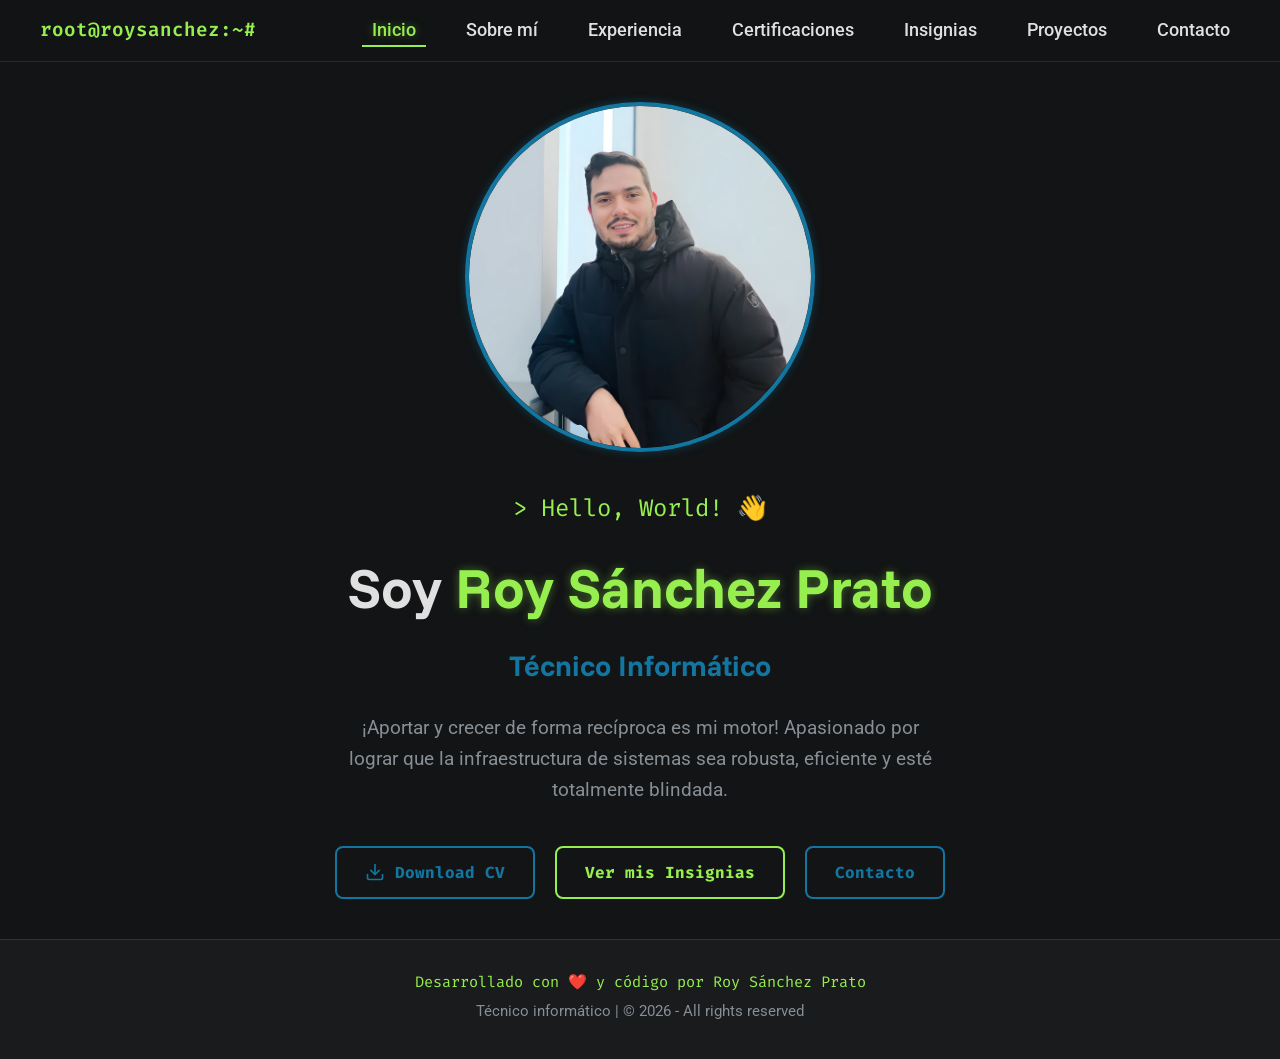
<file: index.html>
<!DOCTYPE html>
<html lang="es">
<head>
    <meta charset="UTF-8">
    <meta name="viewport" content="width=device-width, initial-scale=1.0">
    <meta name="description" content="Portafolio de Roy Sánchez Prato. Técnico informático especializado en Administración de Sistemas en Red y Ciberseguridad.">
    <link rel="icon" type="image/png" href="./assets/Logo/Favicon_grande.png">
    <title>Roy Sánchez Prato | Ciberseguridad & Sistemas</title>
    <link rel="stylesheet" href="./style.css">
</head>
<body>

    <!-- NAVEGACIÓN GLOBAL -->
    <header>
        <div class="logo-text">root@roysanchez:~#</div>
        <!-- Botón de menú para móviles -->
        <div class="menu-toggle">☰</div>
        <nav>
            <ul class="nav-links">
                <!-- La clase "activo" resalta en qué página estamos -->
                <li><a href="index.html" class="activo">Inicio</a></li>
                <li><a href="sobre-mi.html">Sobre mí</a></li>
                <li><a href="experiencia.html">Experiencia</a></li>
                <li><a href="certificaciones.html">Certificaciones</a></li>
                <li><a href="insignias.html">Insignias</a></li>
                <li><a href="proyectos.html">Proyectos</a></li>
                <li><a href="contacto.html">Contacto</a></li>
            </ul>
        </nav>
    </header>

    <!-- CONTENIDO ESPECÍFICO DE ESTA PÁGINA -->
    <!-- Clases en línea para centrar el contenido verticalmente solo en el inicio -->
    <main style="display: flex; flex-direction: column; justify-content: center; align-items: center; min-height: 80vh; text-align: center;">
        
        <section id="presentacion-hero">
            <!-- Contenedor de la foto de perfil -->
            <div class="foto-hero" style="margin-bottom: 30px;">
                <!-- Revisa que la ruta coincida con la tuya -->
                <img src="./assets/Foto de perfil/Foto_perfil.png" alt="Foto de perfil de Roy Sánchez Prato" 
                     style="width: 350px; height: 350px; object-fit: cover; border-radius: 50%; border: 4px solid var(--base-color); box-shadow: var(--glow-blue); transition: transform 0.5s ease;">
            </div>

            <!-- Textos de presentación -->
            <p class="terminal-text" style="font-size: 1.5rem; margin-bottom: 15px;">> Hello, World! 👋</p>
            
            <h1 style="font-size: 3.5rem; color: var(--text-main); margin-bottom: 10px;">
                Soy <span style="color: var(--accent-color); text-shadow: var(--glow-green);">Roy Sánchez Prato</span>
            </h1>
            
            <h2 style="font-size: 1.8rem; color: var(--base-color); margin-bottom: 25px;">Técnico Informático</h2>
            
            <p style="font-size: 1.2rem; color: var(--sec-accent-color); max-width: 600px; margin: 0 auto 40px auto;">
                ¡Aportar y crecer de forma recíproca es mi motor! Apasionado por lograr que la infraestructura de sistemas sea robusta, eficiente y esté totalmente blindada.
            </p>

            <!-- Botones de Acción -->
            <div class="botones-hero" style="display: flex; gap: 20px; justify-content: center; flex-wrap: wrap;">
                <!-- Enlace al currículum en PDF -->
                <a href="./assets/Documentos/CV - RoySanchez - Portfolio.pdf" download class="btn-secundario" style="display: flex; align-items: center; gap: 10px;">
                    <svg xmlns="http://www.w3.org/2000/svg" width="20" height="20" viewBox="0 0 24 24" fill="none" stroke="currentColor" stroke-width="2" stroke-linecap="round" stroke-linejoin="round"><path d="M21 15v4a2 2 0 0 1-2 2H5a2 2 0 0 1-2-2v-4"></path><polyline points="7 10 12 15 17 10"></polyline><line x1="12" y1="15" x2="12" y2="3"></line></svg>
                    Download CV
                </a>
                
                <a href="insignias.html" class="btn-primario">Ver mis Insignias</a>
                <a href="contacto.html" class="btn-secundario">Contacto</a>
            </div>
        </section>

    </main>

    <!-- FOOTER GLOBAL -->
    <footer>
        <p>Desarrollado con ❤️ y código por Roy Sánchez Prato</p>
        <p>Técnico informático | © <span id="year"></span> - All rights reserved</p>
    </footer>

    <!-- Enlace al archivo JavaScript -->
    <script src="script.js"></script>
</body>
</html>
</file>
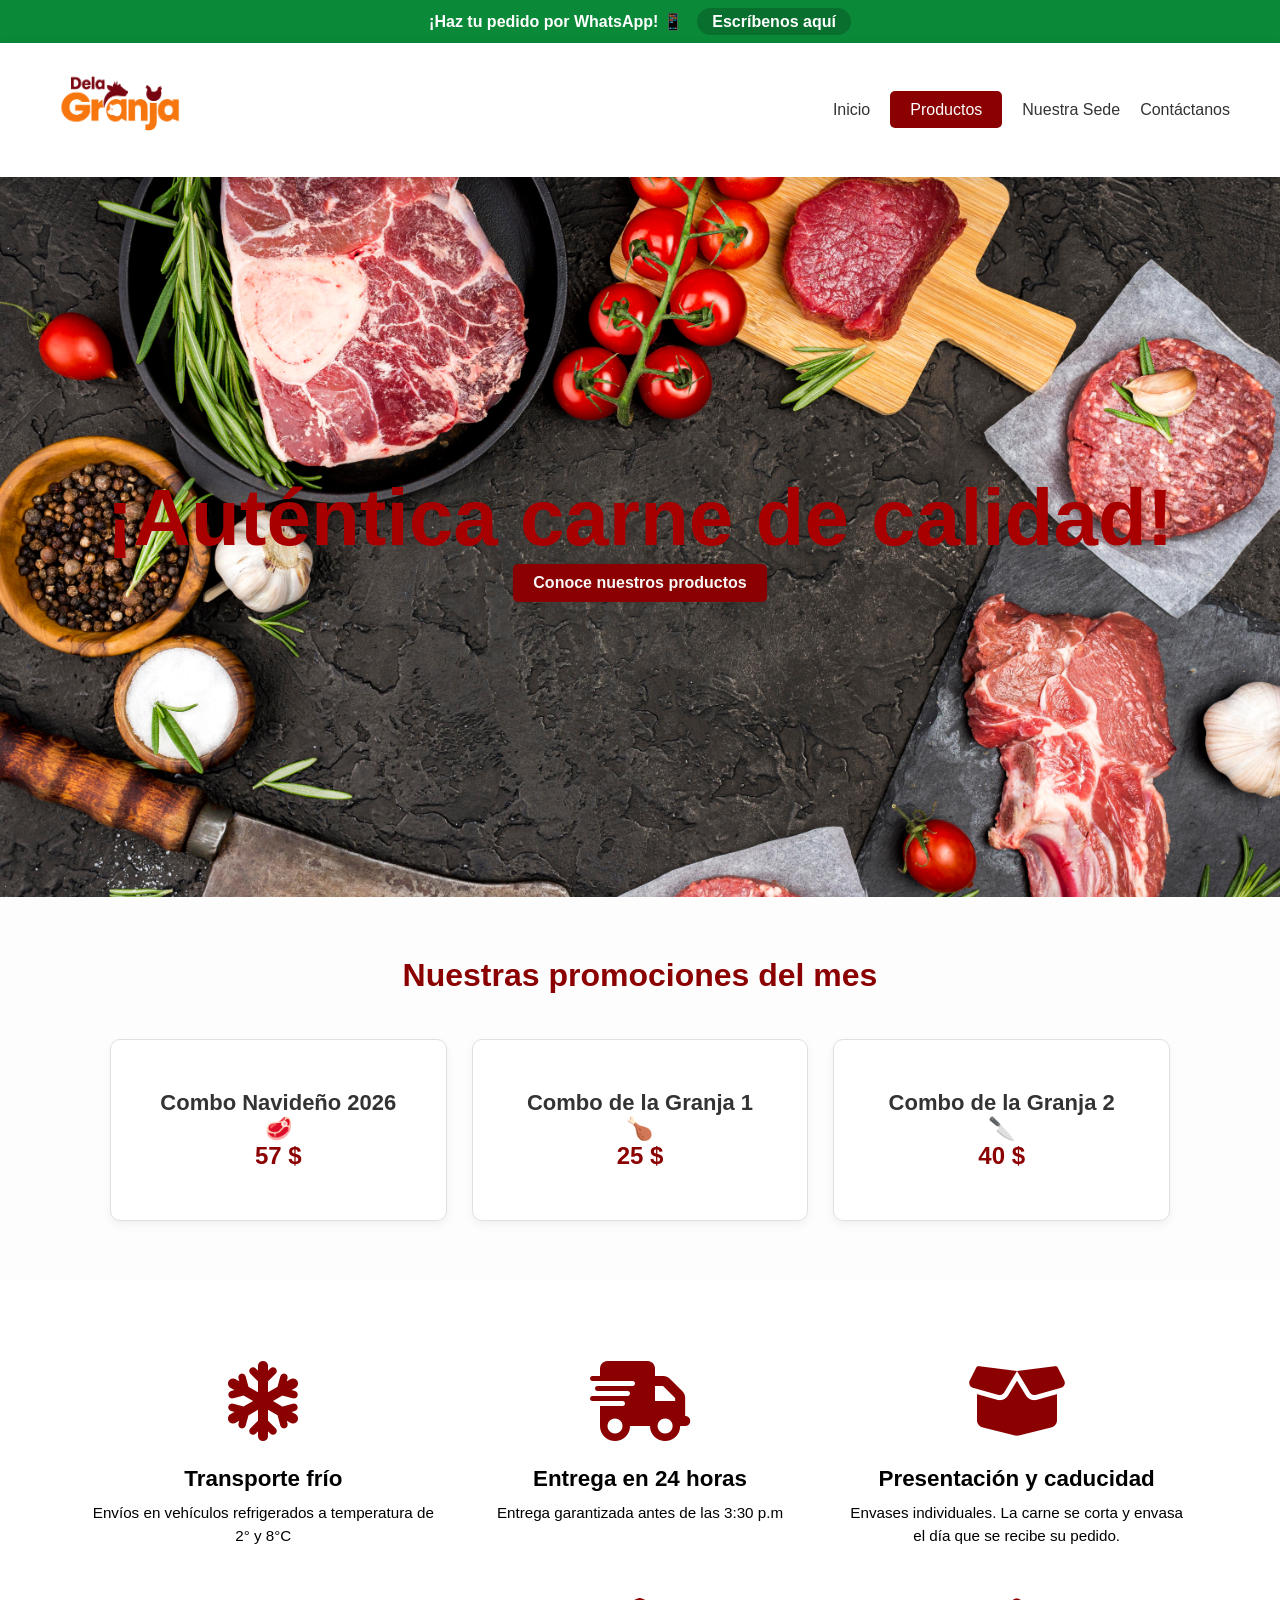
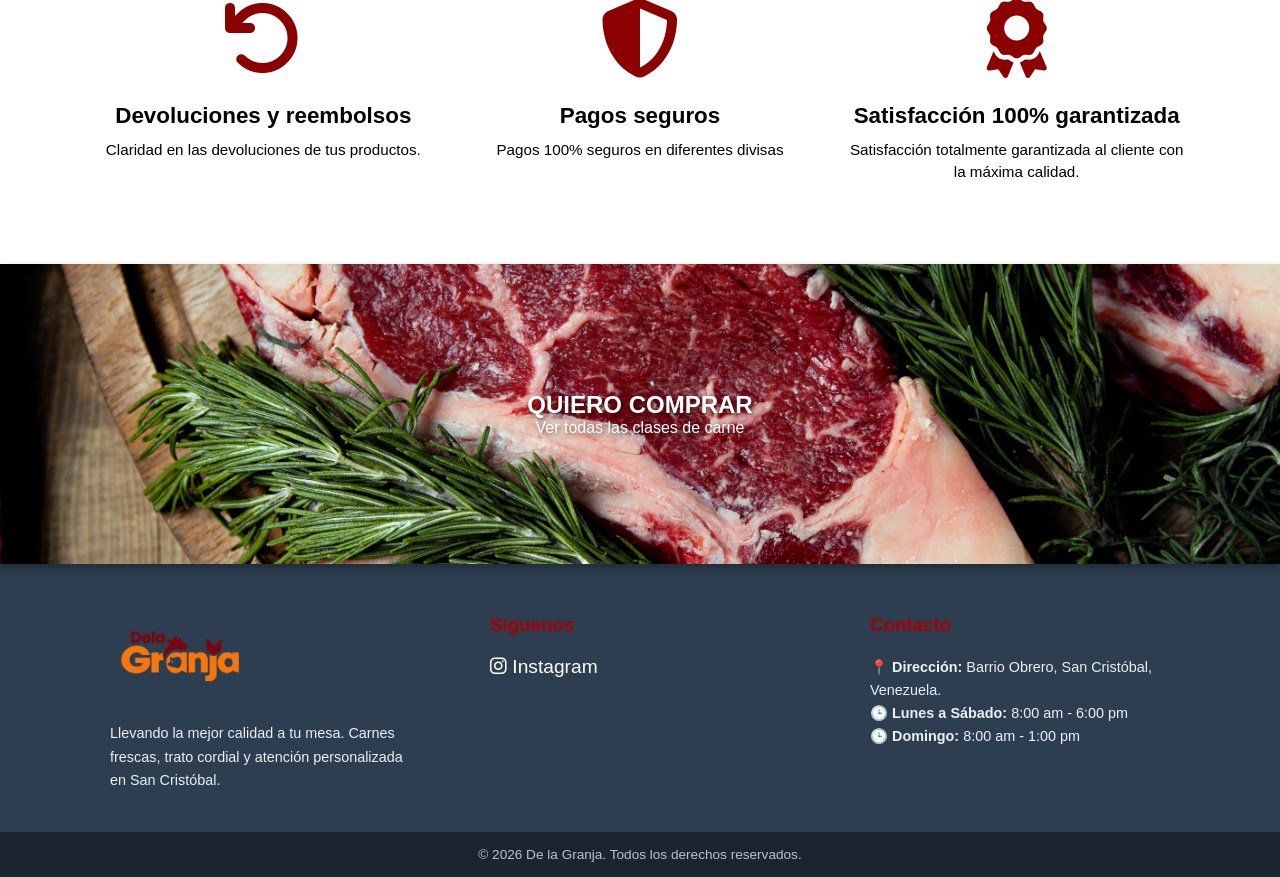
<file: proyecto-intermodular/Delagranja_web/index.html>
<!DOCTYPE html>
<html lang="es">

<head>
    <meta charset="UTF-8">
    <meta name="viewport" content="width=device-width, initial-scale=1.0">
    <title>De la Granja | Calidad y Servicio</title>
    <meta name="description"
        content="Carnicería en San Cristóbal, Venezuela, con productos de primera calidad. Disfruta de nuestra atención personalizada y un trato cordial.">
    <link rel="stylesheet" href="./styles.css">
    <link rel="icon" href="./assets/imagen/icon_page.png">
    <link rel="stylesheet" href="https://cdnjs.cloudflare.com/ajax/libs/font-awesome/6.4.0/css/all.min.css">
</head>

<body>

    <div class="whatsapp-bar">
        <span>¡Haz tu pedido por WhatsApp! 📱 </span>
        <a href="https://wa.me/message/JX4MEJNCGX6CE1" target="_blank">Escríbenos aquí</a>
    </div>


    <header class="encabezado">

        <div class="logo">
            <a href="./index.html"><img src="./assets/imagen/logo_sin fondo.png" alt="logo del negocio" width="140"
                    height="100"></a>
        </div>

        <nav class="navegacion">
            <ul>
                <li><a href="./index.html">Inicio</a></li>
                <li><a href="./productos.html" class="btn-productos">Productos</a></li>
                <li><a href="./donde.html">Nuestra Sede</a></li>
                <li><a href="./contactanos.html">Contáctanos</a></li>
            </ul>
        </nav>
    </header>
    <main>
        <div id="granja_soldeoro">

            <h1>¡Auténtica carne de calidad!</h1>
            <a href="productos.html" class="btn-ourProducts">Conoce nuestros productos</a>

        </div>
    </main>

    <section id="promociones_index" class="container-promos">

        <div id="titulo_promo">
            <h2>Nuestras promociones del mes</h2>
        </div>

       <a href="./productos.html" class="linkDePromo">
        <div class="promo-card">
            <h3>Combo Navideño 2026 🥩</h3>
            <span class="precio"> 57 $</span>
        </div>
       </a>
       
       <a href="./productos.html" class="linkDePromo">
        <div class="promo-card">
            <h3>Combo de la Granja 1 🍗</h3>
            <span class="precio">25 $</span>
        </div>
        </a>

        <a href="./productos.html" class="linkDePromo">
        <div class="promo-card">
            <h3>Combo de la Granja 2 🔪</h3>
            <span class="precio">40 $</span>
        </div>
        </a>
    </section>
    <section class="seccion-servicios">
        <div class="contenedor-grid">

            <div class="servicio-item">
                <i class="fa-solid fa-snowflake icono-rojo"></i>
                <h3>Transporte frío</h3>
                <p>Envíos en vehículos refrigerados a temperatura de 2° y 8°C</p>
            </div>

            <div class="servicio-item">
                <i class="fa-solid fa-truck-fast icono-rojo"></i>
                <h3>Entrega en 24 horas</h3>
                <p>Entrega garantizada antes de las 3:30 p.m</p>
            </div>

            <div class="servicio-item">
                <i class="fa-solid fa-box-open icono-rojo"></i>
                <h3>Presentación y caducidad</h3>
                <p>Envases individuales. La carne se corta y envasa el día que se recibe su pedido.</p>
            </div>

            <div class="servicio-item">
                <i class="fa-solid fa-arrow-rotate-left icono-rojo"></i>
                <h3>Devoluciones y reembolsos</h3>
                <p>Claridad en las devoluciones de tus productos.</p>
            </div>

            <div class="servicio-item">
                <i class="fa-solid fa-shield-halved icono-rojo"></i>
                <h3>Pagos seguros</h3>
                <p>Pagos 100% seguros en diferentes divisas</p>
            </div>

            <div class="servicio-item">
                <i class="fa-solid fa-award icono-rojo"></i>
                <h3>Satisfacción 100% garantizada</h3>
                <p>Satisfacción totalmente garantizada al cliente con la máxima calidad.</p>
            </div>

        </div>
    </section>
    <section>
        <div class="flip-card">
            <div class="flip-card-inner">

                <div class="flip-card-front">
                    <img src="./assets/ImagenesIA/fresh-rib-eye-steaks-table.jpg" alt="una pieza de carne"
                        class="flip-card-image">
                    <div class="flip-card-front-content">
                        <h2>QUIERO COMPRAR</h2>
                        <p>Ver todas las clases de carne</p>
                    </div>
                </div>
                <div class="flip-card-back">
                    <img src="./assets/ImagenesIA/posible_flip.jpg" alt="Imagen de nuestra granja"
                        class="flip-card-image">
                    <div class="flip-card-back-content">
                        <a href="productos.html" class="btn-comprar">Ver los productos</a>
                    </div>
                </div>
            </div>
        </div>
    </section>


    <footer class="pie-de-pagina">

        <div class="footer-contenedor-columnas">
            <div class="footer-columna logo_footer">
                <a href="./index.html">
                    <img src="./assets/imagen/logo_sin fondo_correcto_IA.png" alt="logo del negocio"
                        class="footer-logo">
                </a>
                <p>Llevando la mejor calidad a tu mesa. Carnes frescas, trato cordial y atención personalizada en San
                    Cristóbal.</p>
            </div>



            <div class="footer-columna">
                <h3>Síguenos</h3>
                <a href="https://www.instagram.com/delagranja_sc/?hl=esl" target="_blank" class="enlace-instagram">
                    <i class="fa-brands fa-instagram"></i> Instagram
                </a>
            </div>

            <div class="footer-columna">
                <h3>Contacto</h3>
                <p><strong>📍 Dirección:</strong> Barrio Obrero, San Cristóbal, Venezuela.</p>
                <p><strong>🕒 Lunes a Sábado:</strong> 8:00 am - 6:00 pm</p>
                <p><strong>🕒 Domingo:</strong> 8:00 am - 1:00 pm</p>
            </div>

        </div>

        <div class="footer-copyright">
            <p>© 2026 De la Granja. Todos los derechos reservados.</p>
        </div>

    </footer>
</body>

</html>
</file>
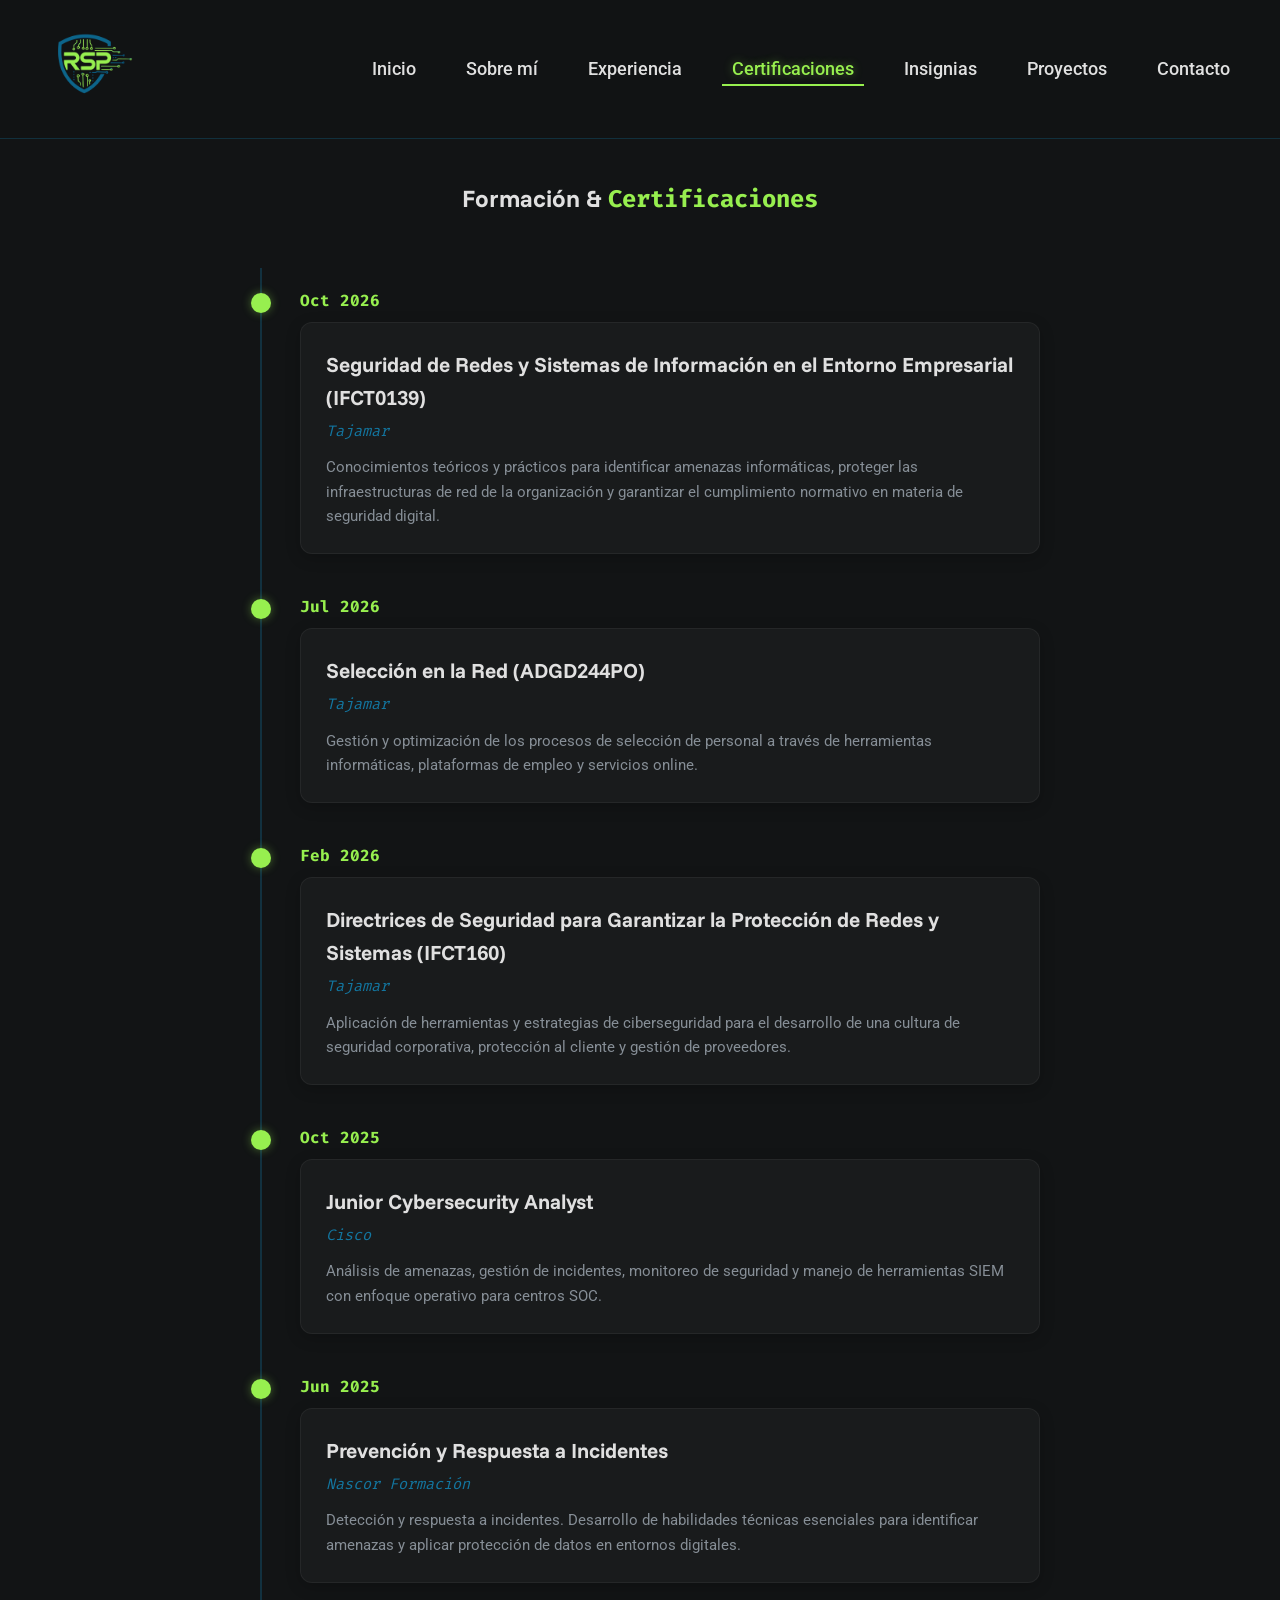
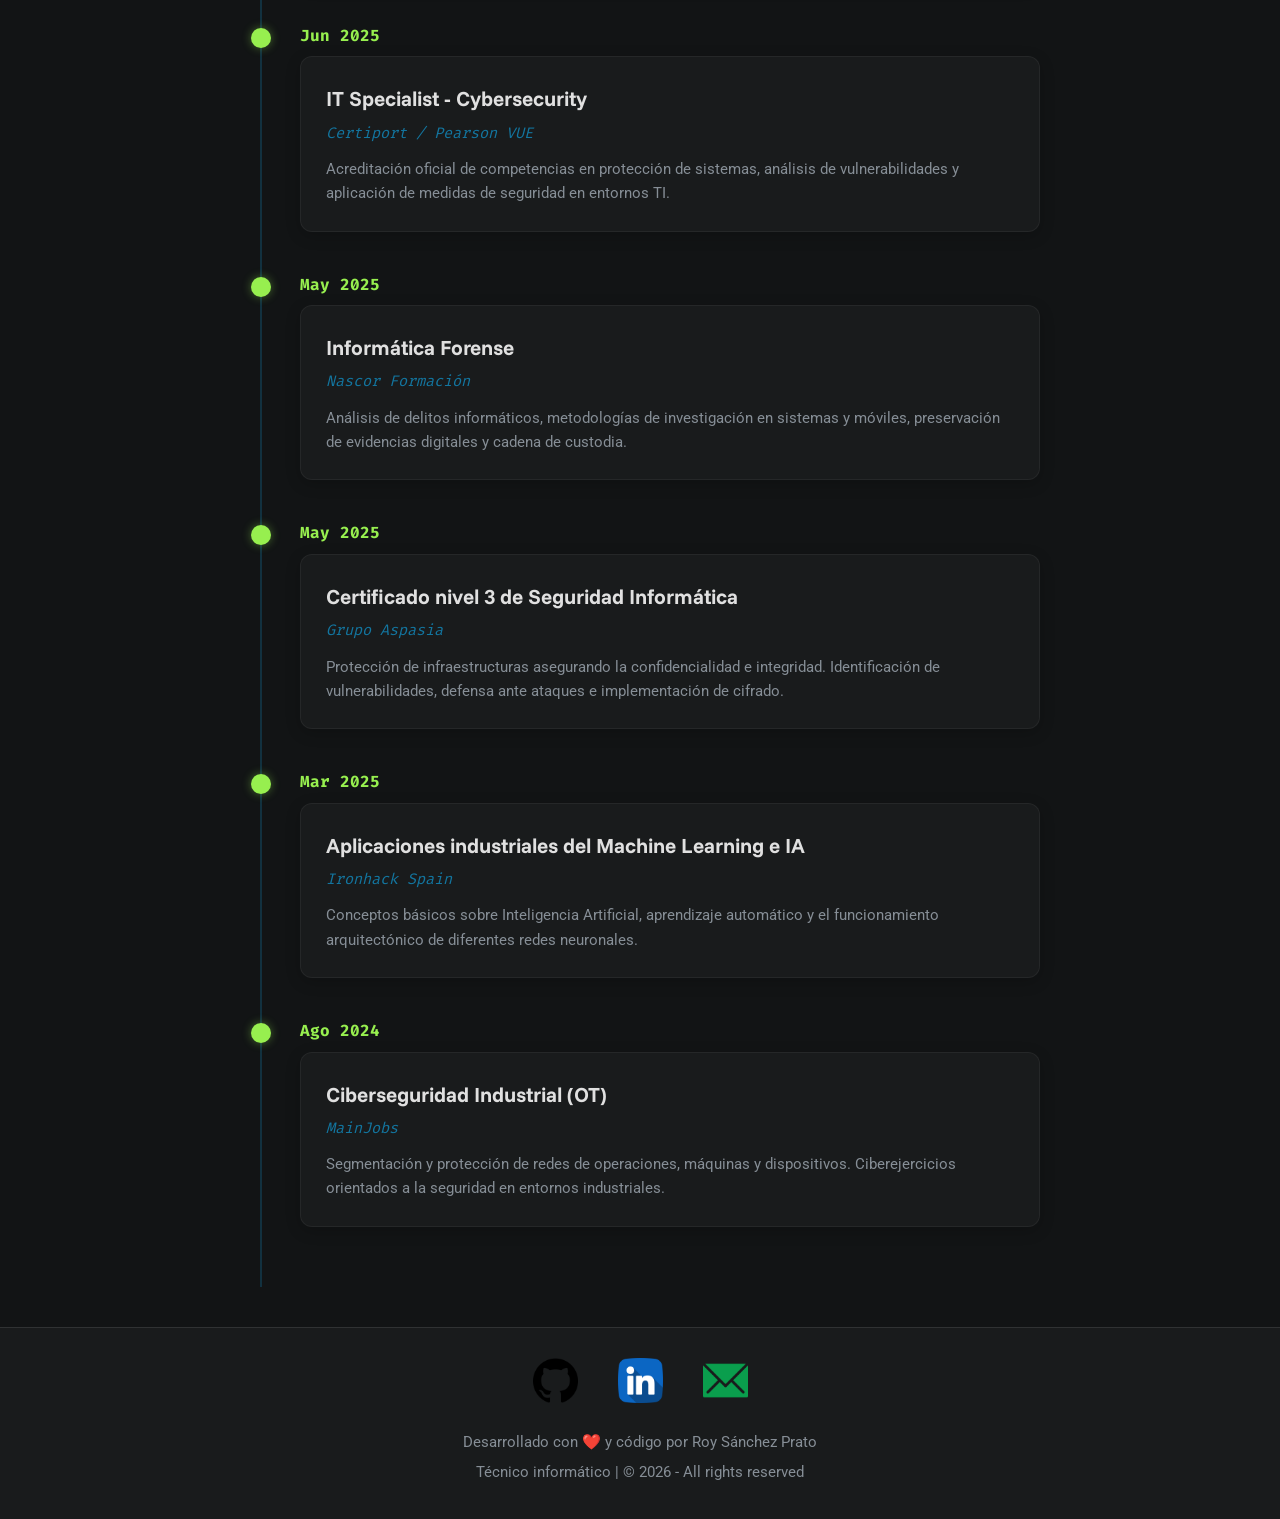
<file: certificaciones.html>
<!DOCTYPE html>
<html lang="es">
<head>
    <meta charset="UTF-8">
    <meta name="viewport" content="width=device-width, initial-scale=1.0">
    <meta name="description" content="Historial académico y certificaciones técnicas de Roy Sánchez Prato en Ciberseguridad, Redes y Administración de Sistemas.">
    <link rel="icon" type="image/png" href="./assets/Logo/Favicon_grande.png">
    <title>Certificaciones | Roy Sánchez Prato</title>
    <link rel="stylesheet" href="./style.css">
</head>
<body>

    <header>
        <a href="index.html" class="logo-link">
            <img src="./assets/Logo/Logo_sin_fondo.png" alt="Logo RSP" class="logo-img">
        </a>
        <div class="menu-toggle">☰</div>
        <nav>
            <ul class="nav-links">
                <li><a href="index.html">Inicio</a></li>
                <li><a href="sobre-mi.html">Sobre mí</a></li>
                <li><a href="experiencia.html">Experiencia</a></li>
                <li><a href="certificaciones.html" class="activo">Certificaciones</a></li>
                <li><a href="insignias.html">Insignias</a></li>
                <li><a href="proyectos.html">Proyectos</a></li>
                <li><a href="contacto.html">Contacto</a></li>
            </ul>
        </nav>
    </header>

    <main>
        <h2 style="text-align: center; margin-bottom: 50px;">Formación & <span class="terminal-text">Certificaciones</span></h2>

        <section id="certificaciones">
            <div class="timeline">
                <!-- Tajamar - Seguridad de Redes -->
                <div class="timeline-item hidden">
                    <div class="timeline-dot"></div>
                    <div class="timeline-date">Oct 2026</div>
                    <div class="timeline-content">
                        <h3>Seguridad de Redes y Sistemas de Información en el Entorno Empresarial (IFCT0139)</h3>
                        <span class="company">Tajamar</span>
                        <p style="color: var(--sec-accent-color); font-size: 0.95rem;">Conocimientos teóricos y prácticos para identificar amenazas informáticas, proteger las infraestructuras de red de la organización y garantizar el cumplimiento normativo en materia de seguridad digital.</p>
                    </div>
                </div>

                <!-- Tajamar - Selección en la Red -->
                <div class="timeline-item hidden">
                    <div class="timeline-dot"></div>
                    <div class="timeline-date">Jul 2026</div>
                    <div class="timeline-content">
                        <h3>Selección en la Red (ADGD244PO)</h3>
                        <span class="company">Tajamar</span>
                        <p style="color: var(--sec-accent-color); font-size: 0.95rem;">Gestión y optimización de los procesos de selección de personal a través de herramientas informáticas, plataformas de empleo y servicios online.</p>
                    </div>
                </div>

                <!-- Tajamar - Directrices de Seguridad -->
                <div class="timeline-item hidden">
                    <div class="timeline-dot"></div>
                    <div class="timeline-date">Feb 2026</div>
                    <div class="timeline-content">
                        <h3>Directrices de Seguridad para Garantizar la Protección de Redes y Sistemas (IFCT160)</h3>
                        <span class="company">Tajamar</span>
                        <p style="color: var(--sec-accent-color); font-size: 0.95rem;">Aplicación de herramientas y estrategias de ciberseguridad para el desarrollo de una cultura de seguridad corporativa, protección al cliente y gestión de proveedores.</p>
                    </div>
                </div>                
                <!-- Cisco -->
                <div class="timeline-item hidden">
                    <div class="timeline-dot"></div>
                    <div class="timeline-date">Oct 2025</div>
                    <div class="timeline-content">
                        <h3>Junior Cybersecurity Analyst</h3>
                        <span class="company">Cisco</span>
                        <p style="color: var(--sec-accent-color); font-size: 0.95rem;">Análisis de amenazas, gestión de incidentes, monitoreo de seguridad y manejo de herramientas SIEM con enfoque operativo para centros SOC.</p>
                    </div>
                </div>

                <!-- Nascor 1 -->
                <div class="timeline-item hidden">
                    <div class="timeline-dot"></div>
                    <div class="timeline-date">Jun 2025</div>
                    <div class="timeline-content">
                        <h3>Prevención y Respuesta a Incidentes</h3>
                        <span class="company">Nascor Formación</span>
                        <p style="color: var(--sec-accent-color); font-size: 0.95rem;">Detección y respuesta a incidentes. Desarrollo de habilidades técnicas esenciales para identificar amenazas y aplicar protección de datos en entornos digitales.</p>
                    </div>
                </div>

                <!-- Certiport -->
                <div class="timeline-item hidden">
                    <div class="timeline-dot"></div>
                    <div class="timeline-date">Jun 2025</div>
                    <div class="timeline-content">
                        <h3>IT Specialist - Cybersecurity</h3>
                        <span class="company">Certiport / Pearson VUE</span>
                        <p style="color: var(--sec-accent-color); font-size: 0.95rem;">Acreditación oficial de competencias en protección de sistemas, análisis de vulnerabilidades y aplicación de medidas de seguridad en entornos TI.</p>
                    </div>
                </div>

                <!-- Nascor 2 -->
                <div class="timeline-item hidden">
                    <div class="timeline-date" style="position: absolute; left: 11px; top: 5px; width: 20px; height: 20px; background: var(--accent-color); border-radius: 50%; box-shadow: var(--glow-green); z-index: 2;"></div> <!-- Corrección rápida para mantener la semántica tuya -->
                    <div class="timeline-date">May 2025</div>
                    <div class="timeline-content">
                        <h3>Informática Forense</h3>
                        <span class="company">Nascor Formación</span>
                        <p style="color: var(--sec-accent-color); font-size: 0.95rem;">Análisis de delitos informáticos, metodologías de investigación en sistemas y móviles, preservación de evidencias digitales y cadena de custodia.</p>
                    </div>
                </div>

                <!-- Aspasia -->
                <div class="timeline-item hidden">
                    <div class="timeline-dot"></div>
                    <div class="timeline-date">May 2025</div>
                    <div class="timeline-content">
                        <h3>Certificado nivel 3 de Seguridad Informática</h3>
                        <span class="company">Grupo Aspasia</span>
                        <p style="color: var(--sec-accent-color); font-size: 0.95rem;">Protección de infraestructuras asegurando la confidencialidad e integridad. Identificación de vulnerabilidades, defensa ante ataques e implementación de cifrado.</p>
                    </div>
                </div>

                <!-- Ironhack -->
                <div class="timeline-item hidden">
                    <div class="timeline-dot"></div>
                    <div class="timeline-date">Mar 2025</div>
                    <div class="timeline-content">
                        <h3>Aplicaciones industriales del Machine Learning e IA</h3>
                        <span class="company">Ironhack Spain</span>
                        <p style="color: var(--sec-accent-color); font-size: 0.95rem;">Conceptos básicos sobre Inteligencia Artificial, aprendizaje automático y el funcionamiento arquitectónico de diferentes redes neuronales.</p>
                    </div>
                </div>

                <!-- MainJobs -->
                <div class="timeline-item hidden">
                    <div class="timeline-dot"></div>
                    <div class="timeline-date">Ago 2024</div>
                    <div class="timeline-content">
                        <h3>Ciberseguridad Industrial (OT)</h3>
                        <span class="company">MainJobs</span>
                        <p style="color: var(--sec-accent-color); font-size: 0.95rem;">Segmentación y protección de redes de operaciones, máquinas y dispositivos. Ciberejercicios orientados a la seguridad en entornos industriales.</p>
                    </div>
                </div>

            </div>
        </section>
    </main>

    <footer>
        <div class="social-footer">
            <a href="https://github.com/Roysanchezprato" target="_blank"><img src="./assets/Logo/github.png" alt="GitHub" class="social-icon"></a>
            <a href="https://www.linkedin.com/in/roysp/" target="_blank"><img src="./assets/Logo/linkedin.png" alt="LinkedIn" class="social-icon"></a>
            <a href="mailto:rrzehcnas@gmail.com"><img src="./assets/Logo/correo-electronico.png" alt="Email" class="social-icon"></a>
        </div>
        <p>Desarrollado con ❤️ y código por Roy Sánchez Prato</p>
        <p>Técnico informático | © <span id="year"></span> - All rights reserved</p>
    </footer>

    <script src="script.js"></script>
</body>
</html>
</file>
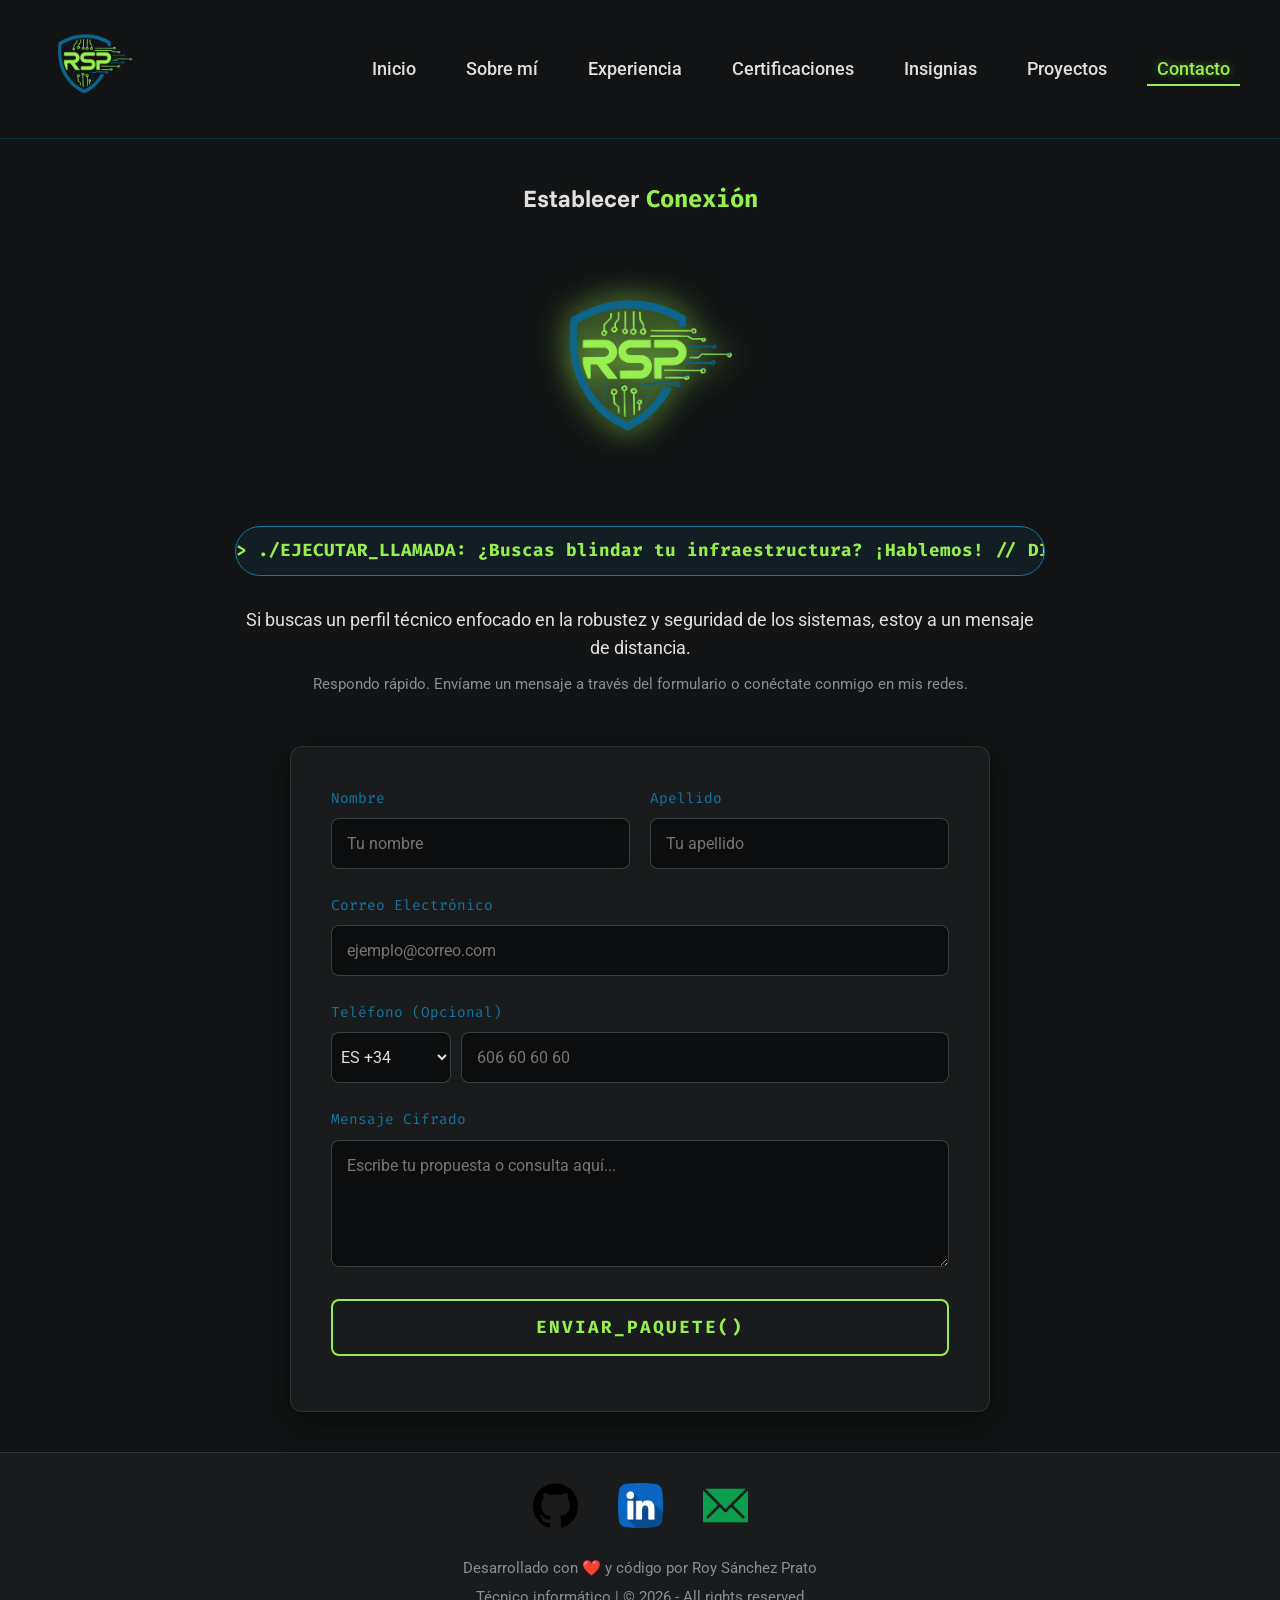
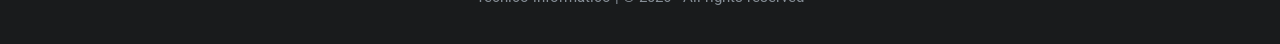
<file: contacto.html>
<!DOCTYPE html>
<html lang="es">

<head>
    <meta charset="UTF-8">
    <meta name="viewport" content="width=device-width, initial-scale=1.0">
    <meta name="description"
        content="Contacta con Roy Sánchez Prato. ¿Buscas blindar tu infraestructura informática? Establezcamos una conexión segura para hablar de ciberseguridad y sistemas.">
    <link rel="icon" type="image/png" href="./assets/Logo/Favicon_grande.png">
    <title>Contacto | Roy Sánchez Prato</title>
    <link rel="stylesheet" href="./style.css">
</head>

<body>

    <header>
        <a href="index.html" class="logo-link">
            <img src="./assets/Logo/Logo_sin_fondo.png" alt="Logo RSP" class="logo-img">
        </a>
        <div class="menu-toggle">☰</div>
        <nav>
            <ul class="nav-links">
                <li><a href="index.html">Inicio</a></li>
                <li><a href="sobre-mi.html">Sobre mí</a></li>
                <li><a href="experiencia.html">Experiencia</a></li>
                <li><a href="certificaciones.html">Certificaciones</a></li>
                <li><a href="insignias.html">Insignias</a></li>
                <li><a href="proyectos.html">Proyectos</a></li>
                <li><a href="contacto.html" class="activo">Contacto</a></li>
            </ul>
        </nav>
    </header>

    <main>
        <h2 style="text-align: center; margin-bottom: 20px;">Establecer <span class="terminal-text">Conexión</span></h2>

        <div class="contacto-container">

            <div class="contacto-info">
                <img src="./assets/Logo/Logo_sin_fondo.png" alt="Logo Animado" class="contacto-logo-animado">

                <div class="marquee-container">
                    <span class="marquee-text">> ./EJECUTAR_LLAMADA: ¿Buscas blindar tu infraestructura? ¡Hablemos! //
                        DISPONIBLE PARA NUEVOS RETOS // ACCESO_CONCEDIDO //</span>
                </div>

                <p style="color: var(--text-main); font-size: 1.1rem; margin-bottom: 10px;">
                    Si buscas un perfil técnico enfocado en la robustez y seguridad de los sistemas, estoy a un mensaje
                    de distancia.
                </p>
                <p style="color: var(--sec-accent-color); font-size: 0.95rem;">
                    Respondo rápido. Envíame un mensaje a través del formulario o conéctate conmigo en mis redes.
                </p>
            </div>

            <div class="formulario-box">
                <!-- 1. Añadimos id="my-form" -->
                <form id="my-form" action="https://formspree.io/f/mlgzlgrv" method="POST">

                    <div class="input-row">
                        <div class="input-group">
                            <label for="nombre">Nombre</label>
                            <input type="text" id="nombre" name="nombre" placeholder="Tu nombre" required>
                        </div>
                        <div class="input-group">
                            <label for="apellido">Apellido</label>
                            <input type="text" id="apellido" name="apellido" placeholder="Tu apellido" required>
                        </div>
                    </div>

                    <div class="input-group">
                        <label for="email">Correo Electrónico</label>
                        <input type="email" id="email" name="email" placeholder="ejemplo@correo.com" required>
                    </div>

                    <div class="input-group">
                        <label for="telefono">Teléfono (Opcional)</label>
                        <div style="display: flex; gap: 10px;">
                            <select id="prefijo" name="prefijo"
                                style="width: 120px; background-color: rgba(0, 0, 0, 0.5); border: 1px solid rgba(255, 255, 255, 0.2); border-radius: 8px; color: var(--text-main); padding: 5px;">
                                <option value="+34" selected>ES +34</option>
                                <option value="+58">VE +58</option>
                                <option value="+1">US +1</option>
                                <option value="+57">CO +57</option>
                                <option value="+52">MX +52</option>
                            </select>
                            <input type="tel" id="telefono" name="telefono" placeholder="606 60 60 60" style="flex: 1;">
                        </div>
                    </div>

                    <div class="input-group">
                        <label for="mensaje">Mensaje Cifrado</label>
                        <textarea id="mensaje" name="mensaje" rows="5"
                            placeholder="Escribe tu propuesta o consulta aquí..." required></textarea>
                    </div>

                    <input type="text" name="_gotcha" style="display:none" />

                    <button type="submit" class="btn-enviar">ENVIAR_PAQUETE()</button>

                    <!-- 2. Contenedor para el mensaje de respuesta -->
                    <p id="status" style="margin-top: 15px; text-align: center; font-weight: bold;"></p>
                </form>
            </div>
        </div>
    </main>

    <footer>
        <div class="social-footer">
            <a href="https://github.com/Roysanchezprato" target="_blank"><img src="./assets/Logo/github.png"
                    alt="GitHub" class="social-icon"></a>
            <a href="https://www.linkedin.com/in/roysp/" target="_blank"><img src="./assets/Logo/linkedin.png"
                    alt="LinkedIn" class="social-icon"></a>
            <a href="mailto:rrzehcnas@gmail.com"><img src="./assets/Logo/correo-electronico.png" alt="Email"
                    class="social-icon"></a>
        </div>
        <p>Desarrollado con ❤️ y código por Roy Sánchez Prato</p>
        <p>Técnico informático | © <span id="year"></span> - All rights reserved</p>
    </footer>

    <script src="script.js"></script>
</body>

</html>
</file>
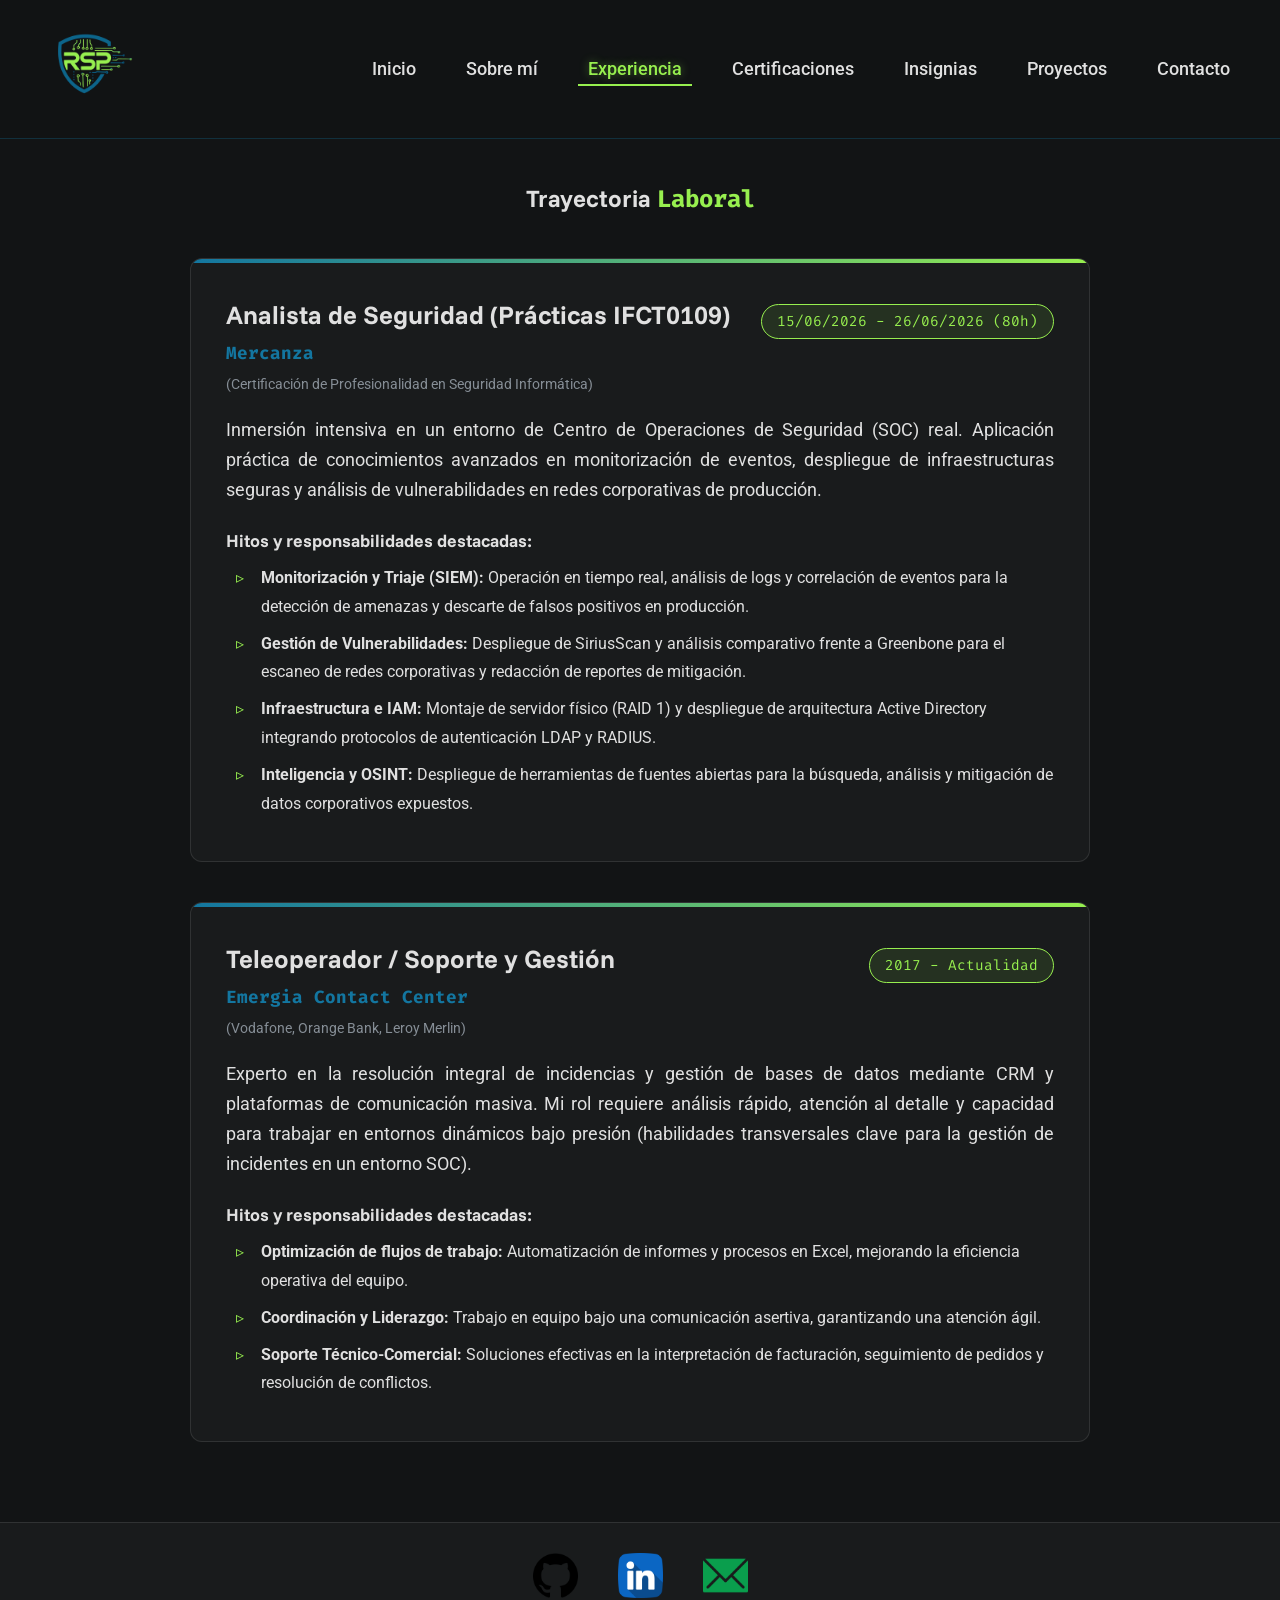
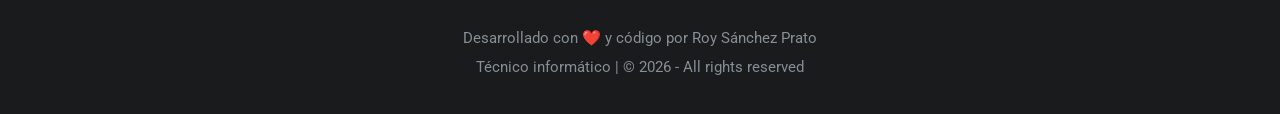
<file: experiencia.html>
<!DOCTYPE html>
<html lang="es">
<head>
    <meta charset="UTF-8">
    <meta name="viewport" content="width=device-width, initial-scale=1.0">
    <meta name="description" content="Trayectoria laboral y experiencia técnica de Roy Sánchez en gestión de incidencias, bases de datos y soporte IT.">
    <link rel="icon" type="image/png" href="./assets/Logo/Favicon_grande.png">
    <title>Experiencia | Roy Sánchez Prato</title>
    <link rel="stylesheet" href="./style.css">
</head>
<body>

    <header>
<a href="index.html" class="logo-link">
    <img src="./assets/Logo/Logo_sin_fondo.png" alt="Logo RSP" class="logo-img">
</a>
        <div class="menu-toggle">☰</div>
        <nav>
            <ul class="nav-links">
                <li><a href="index.html">Inicio</a></li>
                <li><a href="sobre-mi.html">Sobre mí</a></li>
                <li><a href="experiencia.html" class="activo">Experiencia</a></li>
                <li><a href="certificaciones.html">Certificaciones</a></li>
                <li><a href="insignias.html">Insignias</a></li>
                <li><a href="proyectos.html">Proyectos</a></li>
                <li><a href="contacto.html">Contacto</a></li>
            </ul>
        </nav>
    </header>

<main>
        <h2 style="text-align: center; margin-bottom: 40px;">Trayectoria <span class="terminal-text">Laboral</span></h2>

        <!-- Tarjeta 1: Prácticas Ciberseguridad -->
        <div class="experiencia-card">
            <div class="experiencia-top-bar"></div>

            <div class="experiencia-header">
                <div>
                    <h3 class="experiencia-title">Analista de Seguridad (Prácticas IFCT0109)</h3>
                    <h4 class="experiencia-company">Mercanza</h4>
                    <p class="experiencia-subtext">(Certificación de Profesionalidad en Seguridad Informática)</p>
                </div>
                <div class="experiencia-date">
                    15/06/2026 - 26/06/2026 (80h)
                </div>
            </div>

            <p class="experiencia-desc">
                Inmersión intensiva en un entorno de Centro de Operaciones de Seguridad (SOC) real. Aplicación práctica de conocimientos avanzados en monitorización de eventos, despliegue de infraestructuras seguras y análisis de vulnerabilidades en redes corporativas de producción.
            </p>

            <h4 class="experiencia-hitos-title">Hitos y responsabilidades destacadas:</h4>
            <ul class="experiencia-list">
                <li class="experiencia-list-item">
                    <span class="experiencia-list-icon">▹</span>
                    <strong>Monitorización y Triaje (SIEM):</strong> Operación en tiempo real, análisis de logs y correlación de eventos para la detección de amenazas y descarte de falsos positivos en producción.
                </li>
                <li class="experiencia-list-item">
                    <span class="experiencia-list-icon">▹</span>
                    <strong>Gestión de Vulnerabilidades:</strong> Despliegue de SiriusScan y análisis comparativo frente a Greenbone para el escaneo de redes corporativas y redacción de reportes de mitigación.
                </li>
                <li class="experiencia-list-item">
                    <span class="experiencia-list-icon">▹</span>
                    <strong>Infraestructura e IAM:</strong> Montaje de servidor físico (RAID 1) y despliegue de arquitectura Active Directory integrando protocolos de autenticación LDAP y RADIUS.
                </li>
                <li class="experiencia-list-item">
                    <span class="experiencia-list-icon">▹</span>
                    <strong>Inteligencia y OSINT:</strong> Despliegue de herramientas de fuentes abiertas para la búsqueda, análisis y mitigación de datos corporativos expuestos.
                </li>
            </ul>
        </div>

        <!-- Tarjeta 2: Teleoperador -->
        <div class="experiencia-card">
            <div class="experiencia-top-bar"></div>

            <div class="experiencia-header">
                <div>
                    <h3 class="experiencia-title">Teleoperador / Soporte y Gestión</h3>
                    <h4 class="experiencia-company">Emergia Contact Center</h4>
                    <p class="experiencia-subtext">(Vodafone, Orange Bank, Leroy Merlin)</p>
                </div>
                <div class="experiencia-date">
                    2017 - Actualidad
                </div>
            </div>

            <p class="experiencia-desc">
                Experto en la resolución integral de incidencias y gestión de bases de datos mediante CRM y plataformas de comunicación masiva. Mi rol requiere análisis rápido, atención al detalle y capacidad para trabajar en entornos dinámicos bajo presión (habilidades transversales clave para la gestión de incidentes en un entorno SOC).
            </p>

            <h4 class="experiencia-hitos-title">Hitos y responsabilidades destacadas:</h4>
            <ul class="experiencia-list">
                <li class="experiencia-list-item">
                    <span class="experiencia-list-icon">▹</span>
                    <strong>Optimización de flujos de trabajo:</strong> Automatización de informes y procesos en Excel, mejorando la eficiencia operativa del equipo.
                </li>
                <li class="experiencia-list-item">
                    <span class="experiencia-list-icon">▹</span>
                    <strong>Coordinación y Liderazgo:</strong> Trabajo en equipo bajo una comunicación asertiva, garantizando una atención ágil.
                </li>
                <li class="experiencia-list-item">
                    <span class="experiencia-list-icon">▹</span>
                    <strong>Soporte Técnico-Comercial:</strong> Soluciones efectivas en la interpretación de facturación, seguimiento de pedidos y resolución de conflictos.
                </li>
            </ul>
        </div>
    </main>
    <footer>
<div class="social-footer">
    <a href="https://github.com/Roysanchezprato" target="_blank"><img src="./assets/Logo/github.png" alt="GitHub" class="social-icon"></a>
    <a href="https://www.linkedin.com/in/roysp/" target="_blank"><img src="./assets/Logo/linkedin.png" alt="LinkedIn" class="social-icon"></a>
    <a href="mailto:rrzehcnas@gmail.com"><img src="./assets/Logo/correo-electronico.png" alt="Email" class="social-icon"></a>
</div>
        <p>Desarrollado con ❤️ y código por Roy Sánchez Prato</p>
        <p>Técnico informático | © <span id="year"></span> - All rights reserved</p>
    </footer>

    <script src="script.js"></script>
</body>
</html>
</file>
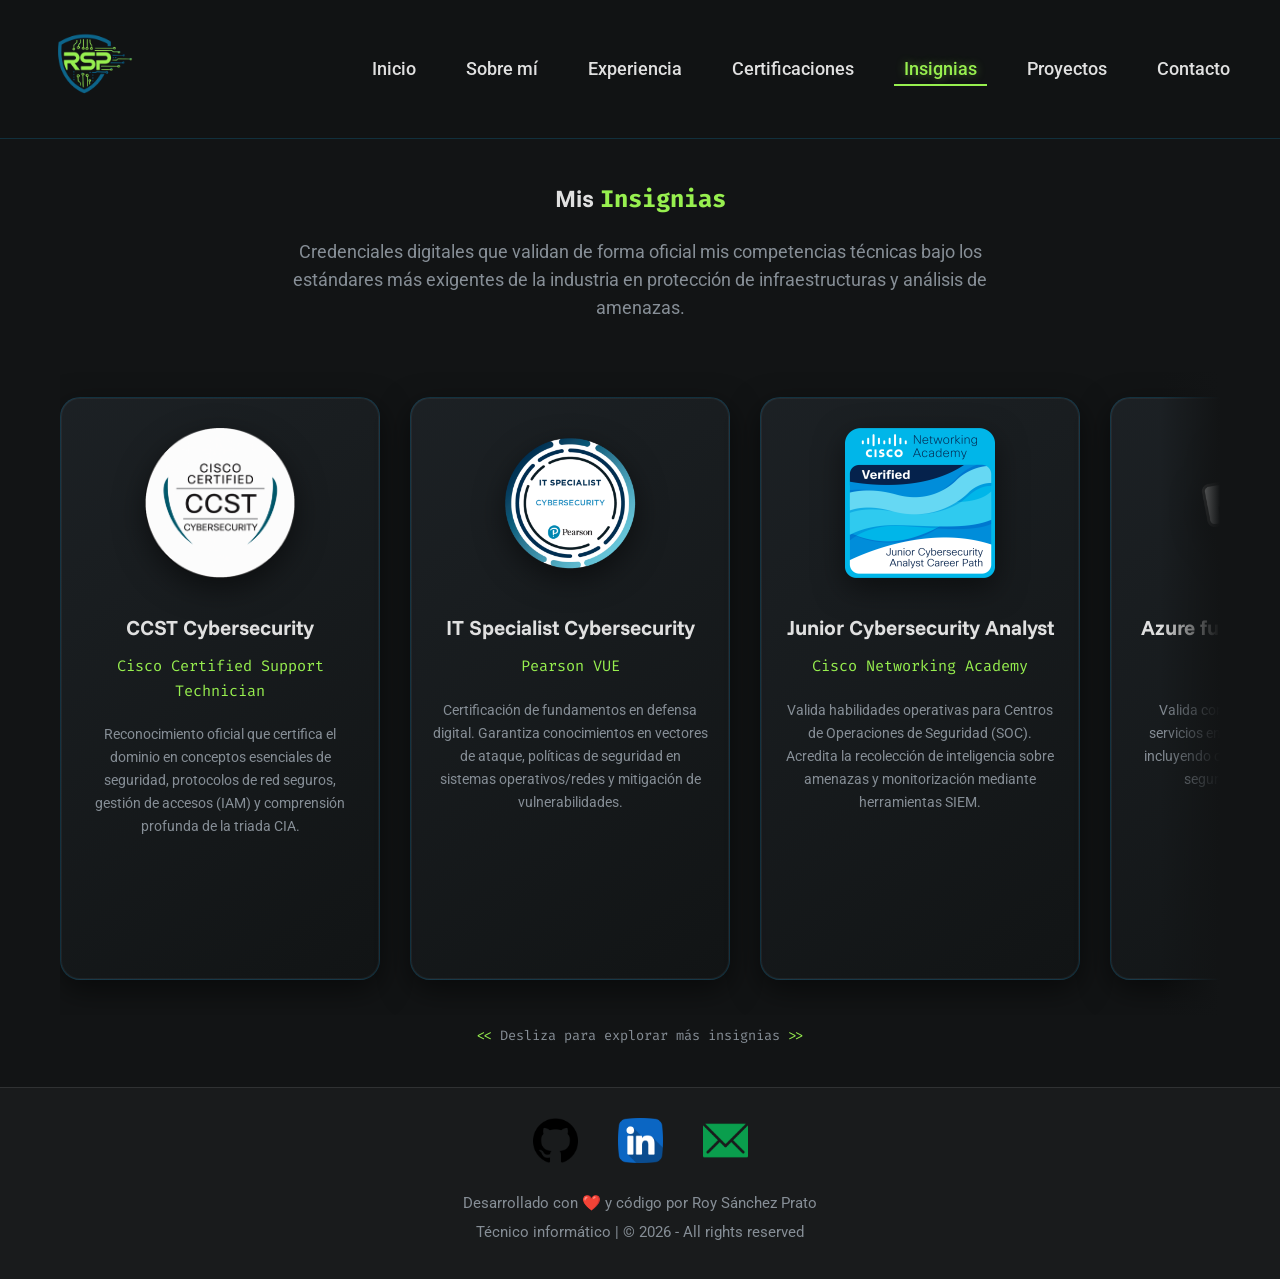
<file: insignias.html>
<!DOCTYPE html>
<html lang="es">

<head>
    <meta charset="UTF-8">
    <meta name="viewport" content="width=device-width, initial-scale=1.0">
    <meta name="description"
        content="Insignias y validaciones técnicas internacionales de Roy Sánchez en Ciberseguridad otorgadas por Cisco y Pearson VUE.">
    <link rel="icon" type="image/png" href="./assets/Logo/Favicon_grande.png">
    <title>Insignias | Roy Sánchez Prato</title>
    <link rel="stylesheet" href="./style.css">
</head>

<body>

    <header>
        <a href="index.html" class="logo-link">
            <img src="./assets/Logo/Logo_sin_fondo.png" alt="Logo RSP" class="logo-img">
        </a>
        <div class="menu-toggle">☰</div>
        <nav>
            <ul class="nav-links">
                <li><a href="index.html">Inicio</a></li>
                <li><a href="sobre-mi.html">Sobre mí</a></li>
                <li><a href="experiencia.html">Experiencia</a></li>
                <li><a href="certificaciones.html">Certificaciones</a></li>
                <li><a href="insignias.html" class="activo">Insignias</a></li>
                <li><a href="proyectos.html">Proyectos</a></li>
                <li><a href="contacto.html">Contacto</a></li>
            </ul>
        </nav>
    </header>

    <main>
        <h2 style="text-align: center; margin-bottom: 20px;">Mis <span class="terminal-text">Insignias</span></h2>

        <p
            style="text-align: center; color: var(--sec-accent-color); max-width: 700px; margin: 0 auto 50px auto; font-size: 1.1rem; line-height: 1.6;">
            Credenciales digitales que validan de forma oficial mis competencias técnicas bajo los estándares más
            exigentes de la industria en protección de infraestructuras y análisis de amenazas.
        </p>

        <!-- Contenedor Premium de Insignias -->
        <div class="insignias-wrapper">
            <div class="insignias-container">

                <!-- Insignia 1: CCST -->
                <div class="insignia-card">
                    <div class="insignia-img-container">
                        <img src="./assets/insignias/CCST-mejorlogo.png" alt="Cisco Certified CCST Cybersecurity"
                            class="insignia-img">
                    </div>
                    <h3 class="insignia-title">CCST Cybersecurity</h3>
                    <span class="insignia-org">Cisco Certified Support Technician</span>
                    <p class="insignia-desc">
                        Reconocimiento oficial que certifica el dominio en conceptos esenciales de seguridad, protocolos
                        de red seguros, gestión de accesos (IAM) y comprensión profunda de la triada CIA.
                    </p>
                </div>

                <!-- Insignia 2: Pearson -->
                <div class="insignia-card">
                    <div class="insignia-img-container">
                        <img src="./assets/Logo/pearson_logo.png" alt="Pearson IT Specialist Cybersecurity"
                            class="insignia-img">
                    </div>
                    <h3 class="insignia-title">IT Specialist Cybersecurity</h3>
                    <span class="insignia-org">Pearson VUE</span>
                    <p class="insignia-desc">
                        Certificación de fundamentos en defensa digital. Garantiza conocimientos en vectores de ataque,
                        políticas de seguridad en sistemas operativos/redes y mitigación de vulnerabilidades.
                    </p>
                </div>

                <!-- Insignia 3: Junior Analyst -->
                <div class="insignia-card">
                    <div class="insignia-img-container">
                        <img src="./assets/insignias/image.png" alt="Cisco Junior Cybersecurity Analyst"
                            class="insignia-img">
                    </div>
                    <h3 class="insignia-title">Junior Cybersecurity Analyst</h3>
                    <span class="insignia-org">Cisco Networking Academy</span>
                    <p class="insignia-desc">
                        Valida habilidades operativas para Centros de Operaciones de Seguridad (SOC). Acredita la
                        recolección de inteligencia sobre amenazas y monitorización mediante herramientas SIEM.
                    </p>
                </div>

                <!-- Insignia 4: Az-900 -->
                <div class="insignia-card">
                    <div class="insignia-img-container">
                        <img src="./assets/insignias/twitter_thumb_201604_image.png" alt="Azure fundamentals"
                            class="insignia-img">
                    </div>
                    <h3 class="insignia-title">Azure fundamentals AZ-900</h3>
                    <span class="insignia-org">Microsoft</span>
                    <p class="insignia-desc">
                        Valida conocimientos básicos sobre servicios en la nube de Microsoft Azure, incluyendo conceptos
                        de infraestructura, seguridad y administración.
                    </p>
                </div>

                <!-- Insignia 5: SC-900 -->
                <div class="insignia-card">
                    <div class="insignia-img-container">
                        <img src="./assets/insignias/SC-900 logo.png" alt="sc-900 azure security fundamentals"
                            class="insignia-img">
                    </div>
                    <h3 class="insignia-title">Security, Compliance, and Identity Fundamentals SC-900</h3>
                    <span class="insignia-org">Microsoft</span>
                    <p class="insignia-desc">
                        Valida los conocimientos fundamentales sobre seguridad, gestión de identidades y cumplimiento normativo en la nube, demostrando la capacidad de proteger accesos, defender infraestructuras contra amenazas cibernéticas y gobernar la privacidad de los datos bajo normativas legales.
                    </p>
                </div>

            </div>

            <p class="carrusel-hint"><span>&lt;&lt;</span> Desliza para explorar más insignias <span>&gt;&gt;</span></p>
        </div>

    </main>

    <footer>
        <div class="social-footer">
            <a href="https://github.com/Roysanchezprato" target="_blank"><img src="./assets/Logo/github.png"
                    alt="GitHub" class="social-icon"></a>
            <a href="https://www.linkedin.com/in/roysp/" target="_blank"><img src="./assets/Logo/linkedin.png"
                    alt="LinkedIn" class="social-icon"></a>
            <a href="mailto:rrzehcnas@gmail.com"><img src="./assets/Logo/correo-electronico.png" alt="Email"
                    class="social-icon"></a>
        </div>
        <p>Desarrollado con ❤️ y código por Roy Sánchez Prato</p>
        <p>Técnico informático | © <span id="year"></span> - All rights reserved</p>
    </footer>

    <script src="script.js"></script>
</body>

</html>
</file>
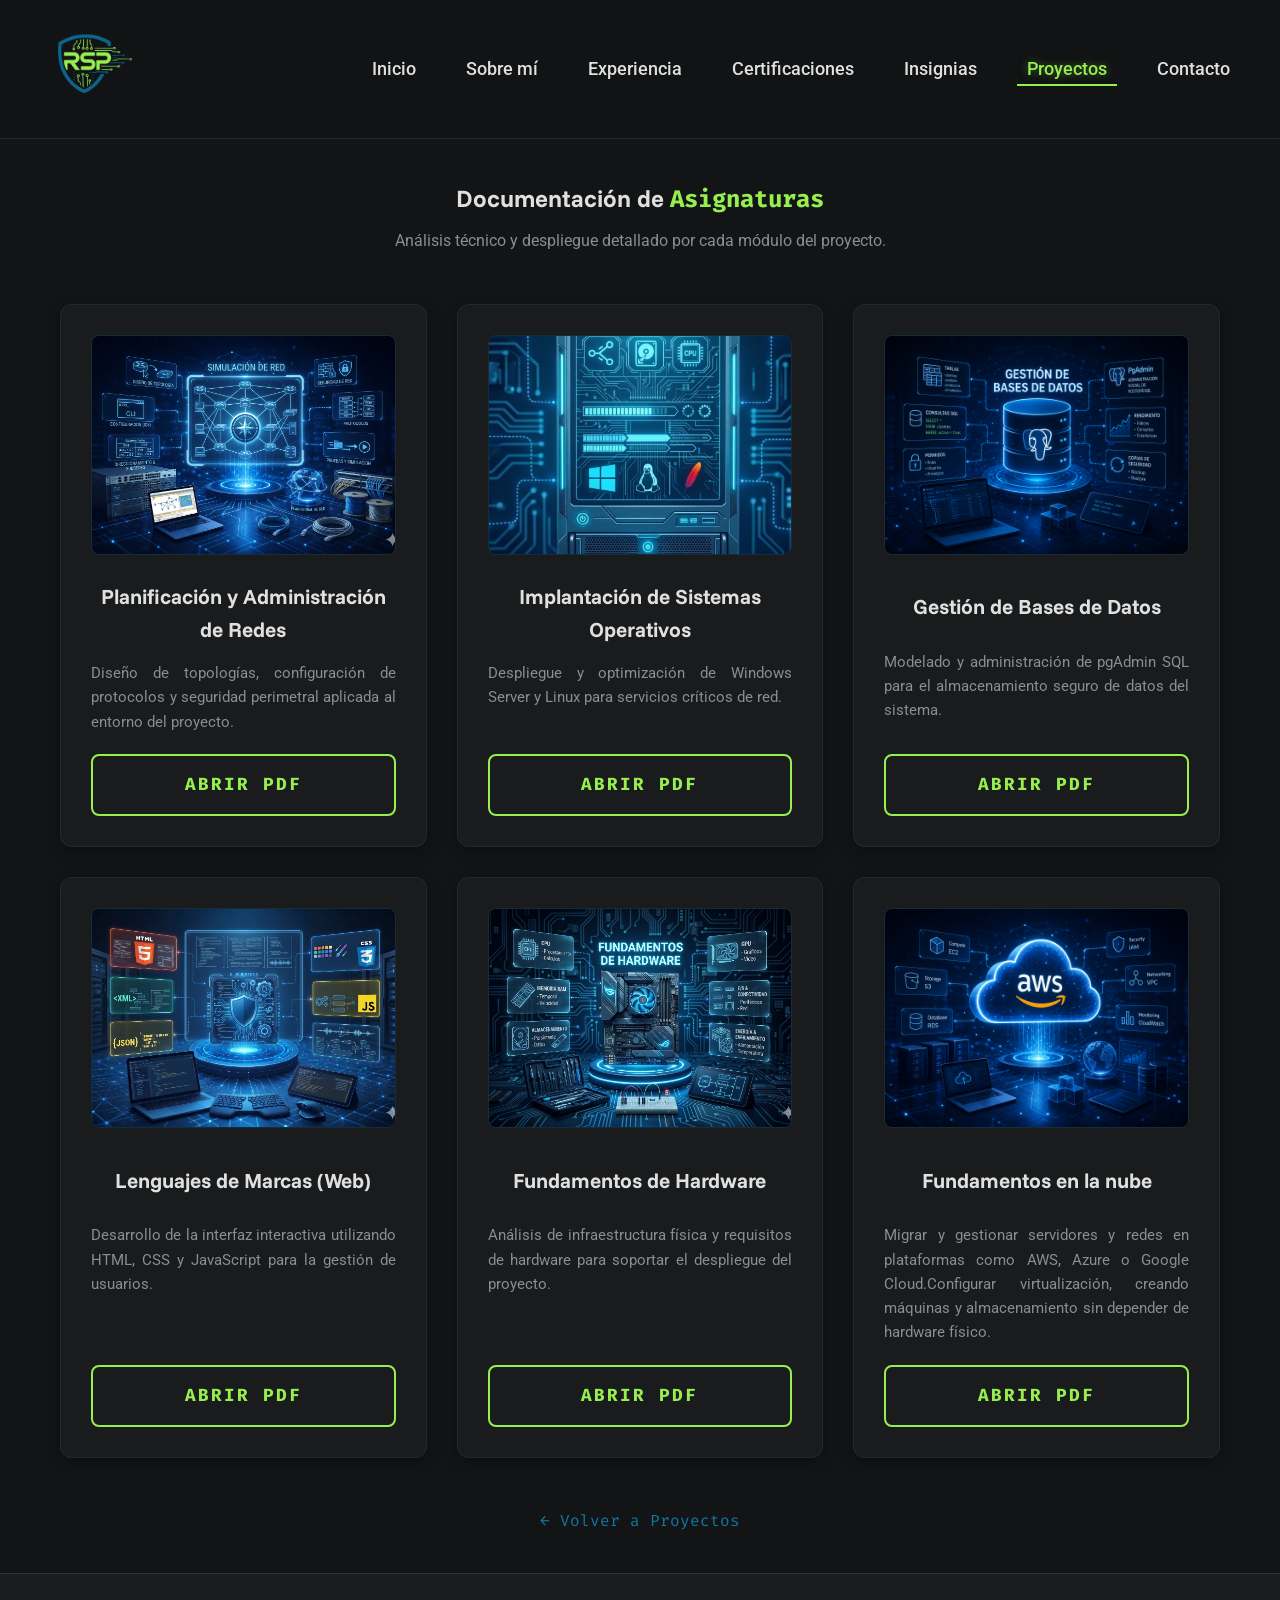
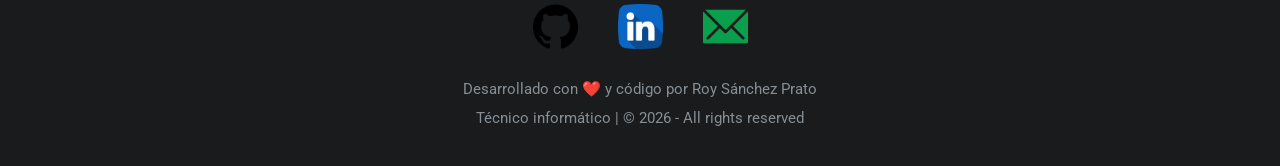
<file: proyecto-detalle.html>
<!DOCTYPE html>
<html lang="es">
<head>
    <meta charset="UTF-8">
    <meta name="viewport" content="width=device-width, initial-scale=1.0">
    <meta name="description" content="Documentación técnica detallada de las 6 asignaturas del proyecto intermodular de Roy Sánchez Prato. Descarga de análisis en PDF.">
    <link rel="icon" type="image/png" href="./assets/Logo/Favicon_grande.png">
    <title>Documentación Intermodular | Roy Sánchez Prato</title>
    <link rel="stylesheet" href="./style.css">
</head>
<body>

    <header>
        <a href="index.html" class="logo-link">
            <img src="./assets/Logo/Logo_sin_fondo.png" alt="Logo RSP" class="logo-img">
        </a>
        <div class="menu-toggle">☰</div>
        <nav>
            <ul class="nav-links">
                <li><a href="index.html">Inicio</a></li>
                <li><a href="sobre-mi.html">Sobre mí</a></li>
                <li><a href="experiencia.html">Experiencia</a></li>
                <li><a href="certificaciones.html">Certificaciones</a></li>
                <li><a href="insignias.html">Insignias</a></li>
                <li><a href="proyectos.html" class="activo">Proyectos</a></li>
                <li><a href="contacto.html">Contacto</a></li>
            </ul>
        </nav>
    </header>

    <main>
        <h2 style="text-align: center; margin-bottom: 10px;">Documentación de <span class="terminal-text">Asignaturas</span></h2>
        <p style="text-align: center; color: var(--sec-accent-color); margin-bottom: 50px;">
            Análisis técnico y despliegue detallado por cada módulo del proyecto.
        </p>

        <!-- GRID DE 6 ASIGNATURAS -->
        <div class="proyectos-grid">
            
            <!-- Asignatura 1 -->
            <div class="proyecto-card">
                <div class="proyecto-img-container">
                    <img src="./assets/Logo/Imagenes-proyecto- intermodular/Redes-proyecto.png" alt="Documentación Asignatura 1">
                </div>
                <h3 class="proyecto-title">Planificación y Administración de Redes</h3>
                <p class="proyecto-desc">Diseño de topologías, configuración de protocolos y seguridad perimetral aplicada al entorno del proyecto.</p>
                <a href="./assets/PDF´s-intermodular/Planificación y administración de redes/Planificación y administración de redes_proyecto.pdf" target="_blank" class="btn-enviar" style="text-decoration: none; text-align: center; display: block;">ABRIR PDF</a>
            </div>

            <!-- Asignatura 2 -->
            <div class="proyecto-card">
                <div class="proyecto-img-container">
                    <img src="./assets/Logo/Imagenes-proyecto- intermodular/SistemaOperativo-proyecto.png" alt="Documentación Asignatura 2">
                </div>
                <h3 class="proyecto-title">Implantación de Sistemas Operativos</h3>
                <p class="proyecto-desc">Despliegue y optimización de Windows Server y Linux para servicios críticos de red.</p>
                <a href="./assets/PDF´s-intermodular/Implantación de sistemas operativos/Sistema Operativo Proyecto intermodular.pdf" target="_blank" class="btn-enviar" style="text-decoration: none; text-align: center; display: block;">ABRIR PDF</a>
            </div>

            <!-- Asignatura 3 -->
            <div class="proyecto-card">
                <div class="proyecto-img-container">
                    <img src="./assets/Logo/Imagenes-proyecto- intermodular/BB.DD- proyecto.png" alt="Documentación Asignatura 3">
                </div>
                <h3 class="proyecto-title">Gestión de Bases de Datos</h3>
                <p class="proyecto-desc">Modelado y administración de pgAdmin SQL para el almacenamiento seguro de datos del sistema.</p>
                <a href="./assets/PDF´s-intermodular/Gestión de Bases de Datos/BB. DD Proyecto Intermodular.pdf" target="_blank" class="btn-enviar" style="text-decoration: none; text-align: center; display: block;">ABRIR PDF</a>
            </div>

            <!-- Asignatura 4 -->
            <div class="proyecto-card">
                <div class="proyecto-img-container">
                    <img src="./assets/Logo/Imagenes-proyecto- intermodular/Lenguaje de marca.png" alt="Documentación Asignatura 4">
                </div>
                <h3 class="proyecto-title">Lenguajes de Marcas (Web)</h3>
                <p class="proyecto-desc">Desarrollo de la interfaz interactiva utilizando HTML, CSS y JavaScript para la gestión de usuarios.</p>
                <a href="./assets/PDF´s-intermodular/Lenguajes de marcas y sistemas de gestión de información/Proyecto_Lenguaje.pdf" target="_blank" class="btn-enviar" style="text-decoration: none; text-align: center; display: block;">ABRIR PDF</a>
            </div>

            <!-- Asignatura 5 -->
            <div class="proyecto-card">
                <div class="proyecto-img-container">
                    <img src="./assets/Logo/Imagenes-proyecto- intermodular/Hardware-proyecto.png" alt="Documentación Asignatura 5">
                </div>
                <h3 class="proyecto-title">Fundamentos de Hardware</h3>
                <p class="proyecto-desc">Análisis de infraestructura física y requisitos de hardware para soportar el despliegue del proyecto.</p>
                <a href="./assets/PDF´s-intermodular/Fundamentos de Hardware/Hardware_Proyecto_intermodular.pdf" target="_blank" class="btn-enviar" style="text-decoration: none; text-align: center; display: block;">ABRIR PDF</a>
            </div>

            <!-- Asignatura 6 -->
            <div class="proyecto-card">
                <div class="proyecto-img-container">
                    <img src="./assets/Logo/Imagenes-proyecto- intermodular/Nube-proyecto.png" alt="Documentación Asignatura 6">
                </div>
                <h3 class="proyecto-title">Fundamentos en la nube</h3>
                <p class="proyecto-desc">Migrar y gestionar servidores y redes en plataformas como AWS, Azure o Google Cloud.Configurar virtualización, creando máquinas y almacenamiento sin depender de hardware físico.</p>
                <a href="./assets/PDF´s-intermodular/Fundamento en la Nube/Fundamentos en la nube_Proyecto Intermodular.pdf" target="_blank" class="btn-enviar" style="text-decoration: none; text-align: center; display: block;">ABRIR PDF</a>
            </div>

        </div>

        <!-- Botón para volver a proyectos -->
        <div style="text-align: center; margin-top: 50px;">
            <a href="proyectos.html" style="color: var(--base-color); text-decoration: none; font-family: 'Fira Code', monospace;">← Volver a Proyectos</a>
        </div>
    </main>

    <footer>
        <div class="social-footer">
            <a href="https://github.com/Roysanchezprato" target="_blank"><img src="./assets/Logo/github.png" alt="GitHub" class="social-icon"></a>
            <a href="https://www.linkedin.com/in/roysp/" target="_blank"><img src="./assets/Logo/linkedin.png" alt="LinkedIn" class="social-icon"></a>
            <a href="mailto:rrzehcnas@gmail.com"><img src="./assets/Logo/correo-electronico.png" alt="Email" class="social-icon"></a>
        </div>
        <p>Desarrollado con ❤️ y código por Roy Sánchez Prato</p>
        <p>Técnico informático | © <span id="year"></span> - All rights reserved</p>
    </footer>

    <script src="script.js"></script>
</body>
</html>
</file>
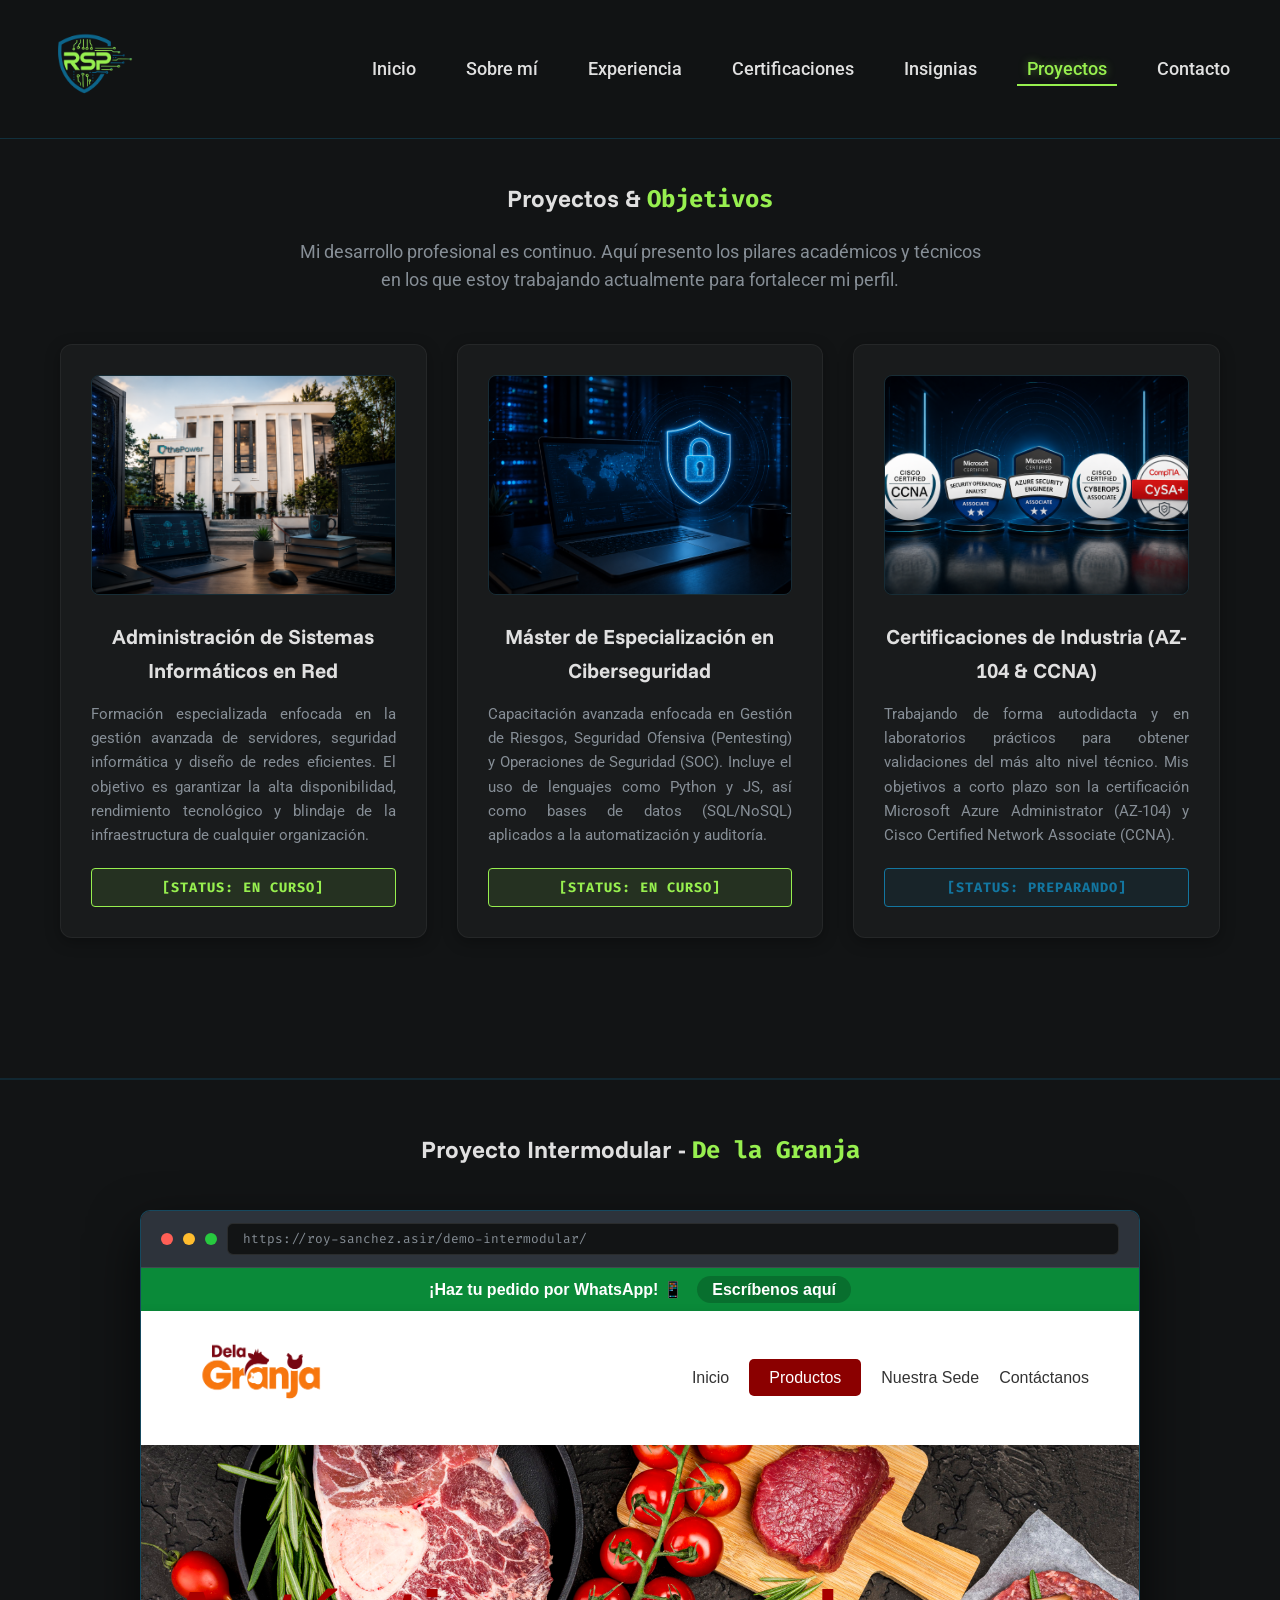
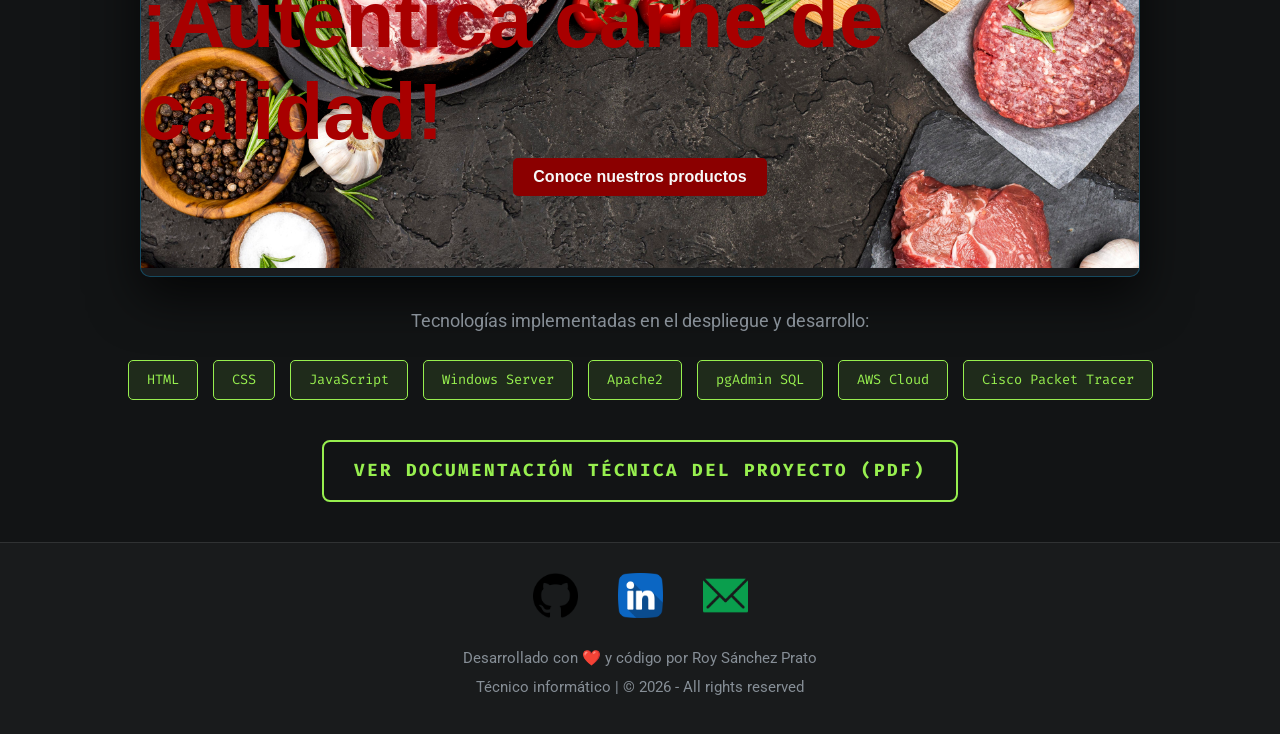
<file: proyectos.html>
<!DOCTYPE html>
<html lang="es">

<head>
    <meta charset="UTF-8">
    <meta name="viewport" content="width=device-width, initial-scale=1.0">
    <meta name="description"
        content="Proyectos actuales, estudios en curso y objetivos de certificación técnica de Roy Sánchez Prato.">
    <link rel="icon" type="image/png" href="./assets/Logo/Favicon_grande.png">
    <title>Proyectos | Roy Sánchez Prato</title>
    <link rel="stylesheet" href="./style.css">
</head>

<body>

    <header>
        <a href="index.html" class="logo-link">
            <img src="./assets/Logo/Logo_sin_fondo.png" alt="Logo RSP" class="logo-img">
        </a>
        <div class="menu-toggle">☰</div>
        <nav>
            <ul class="nav-links">
                <li><a href="index.html">Inicio</a></li>
                <li><a href="sobre-mi.html">Sobre mí</a></li>
                <li><a href="experiencia.html">Experiencia</a></li>
                <li><a href="certificaciones.html">Certificaciones</a></li>
                <li><a href="insignias.html">Insignias</a></li>
                <li><a href="proyectos.html" class="activo">Proyectos</a></li>
                <li><a href="contacto.html">Contacto</a></li>
            </ul>
        </nav>
    </header>

    <main>
        <h2 style="text-align: center; margin-bottom: 20px;">Proyectos & <span class="terminal-text">Objetivos</span>
        </h2>

        <p
            style="text-align: center; color: var(--sec-accent-color); max-width: 700px; margin: 0 auto 50px auto; font-size: 1.1rem;">
            Mi desarrollo profesional es continuo. Aquí presento los pilares académicos y técnicos en los que estoy
            trabajando actualmente para fortalecer mi perfil.
        </p>

        <div class="proyectos-grid">

            <!-- Proyecto 1: ASIR -->
            <div class="proyecto-card">
                <div class="proyecto-img-container">
                    <img src="./assets/proyectos/ASIR_Prometeo.png"
                        alt="Administración de Sistemas Informáticos en Red">
                </div>
                <h3 class="proyecto-title">Administración de Sistemas Informáticos en Red</h3>
                <p class="proyecto-desc">
                    Formación especializada enfocada en la gestión avanzada de servidores, seguridad informática y
                    diseño de redes eficientes. El objetivo es garantizar la alta disponibilidad, rendimiento
                    tecnológico y blindaje de la infraestructura de cualquier organización.
                </p>
                <div class="proyecto-status status-active">
                    [STATUS: EN CURSO]
                </div>
            </div>

            <!-- Proyecto 2: Máster -->
            <div class="proyecto-card">
                <div class="proyecto-img-container">
                    <img src="./assets/proyectos/Master_cybersecurity.png" alt="Máster en Ciberseguridad">
                </div>
                <h3 class="proyecto-title">Máster de Especialización en Ciberseguridad</h3>
                <p class="proyecto-desc">
                    Capacitación avanzada enfocada en Gestión de Riesgos, Seguridad Ofensiva (Pentesting) y Operaciones
                    de Seguridad (SOC). Incluye el uso de lenguajes como Python y JS, así como bases de datos
                    (SQL/NoSQL) aplicados a la automatización y auditoría.
                </p>
                <div class="proyecto-status status-active">
                    [STATUS: EN CURSO]
                </div>
            </div>

            <!-- Proyecto 3: Certificaciones Futuras -->
            <div class="proyecto-card">
                <div class="proyecto-img-container">
                    <img src="./assets/proyectos/Insignias_que quiero.png" alt="Preparación para certificaciones">
                </div>
                <h3 class="proyecto-title">Certificaciones de Industria (AZ-104 & CCNA)</h3>
                <p class="proyecto-desc">
                    Trabajando de forma autodidacta y en laboratorios prácticos para obtener validaciones del más alto
                    nivel técnico. Mis objetivos a corto plazo son la certificación Microsoft Azure Administrator
                    (AZ-104) y Cisco Certified Network Associate (CCNA).
                </p>
                <div class="proyecto-status status-pending">
                    [STATUS: PREPARANDO]
                </div>
            </div>

        </div>
    </main>

    <!-- SECCIÓN: DEMO INTERACTIVA INTERMODULAR -->
    <section class="seccion-intermodular">
        <h2 style="text-align: center; margin-bottom: 40px;">Proyecto Intermodular - <span class="terminal-text">De la
                Granja</span></h2>

        <div class="browser-window">
            <div class="browser-header">
                <div class="dot red"></div>
                <div class="dot yellow"></div>
                <div class="dot green"></div>
                <div class="browser-address-bar">https://roy-sanchez.asir/demo-intermodular/</div>
            </div>

            <!-- El iframe que carga tu demo local -->
            <iframe src="./proyecto-intermodular/Delagranja_web/" class="demo-iframe"
                title="Demo Proyecto Roy"></iframe>
        </div>

        <div style="text-align: center; margin-top: 30px;">
            <p style="color: var(--sec-accent-color); font-size: 1.1rem; margin-bottom: 20px;">
                Tecnologías implementadas en el despliegue y desarrollo:
            </p>

            <div class="tech-container">
                <span class="tech-item">HTML</span>
                <span class="tech-item">CSS</span>
                <span class="tech-item">JavaScript</span>
                <span class="tech-item">Windows Server</span>
                <span class="tech-item">Apache2</span>
                <span class="tech-item">pgAdmin SQL</span>
                <span class="tech-item">AWS Cloud</span>
                <span class="tech-item">Cisco Packet Tracer</span>
            </div>

            <!-- Botón para ir a los documentos PDF -->
            <a href="proyecto-detalle.html" class="btn-proyecto-pdf">
                VER DOCUMENTACIÓN TÉCNICA DEL PROYECTO (PDF)
            </a>
        </div>
    </section>
    </main>

    <footer>
        <div class="social-footer">
            <a href="https://github.com/Roysanchezprato" target="_blank"><img src="./assets/Logo/github.png"
                    alt="GitHub" class="social-icon"></a>
            <a href="https://www.linkedin.com/in/roysp/" target="_blank"><img src="./assets/Logo/linkedin.png"
                    alt="LinkedIn" class="social-icon"></a>
            <a href="mailto:rrzehcnas@gmail.com"><img src="./assets/Logo/correo-electronico.png" alt="Email"
                    class="social-icon"></a>
        </div>
        <p>Desarrollado con ❤️ y código por Roy Sánchez Prato</p>
        <p>Técnico informático | © <span id="year"></span> - All rights reserved</p>
    </footer>

    <script src="script.js"></script>
</body>

</html>
</file>
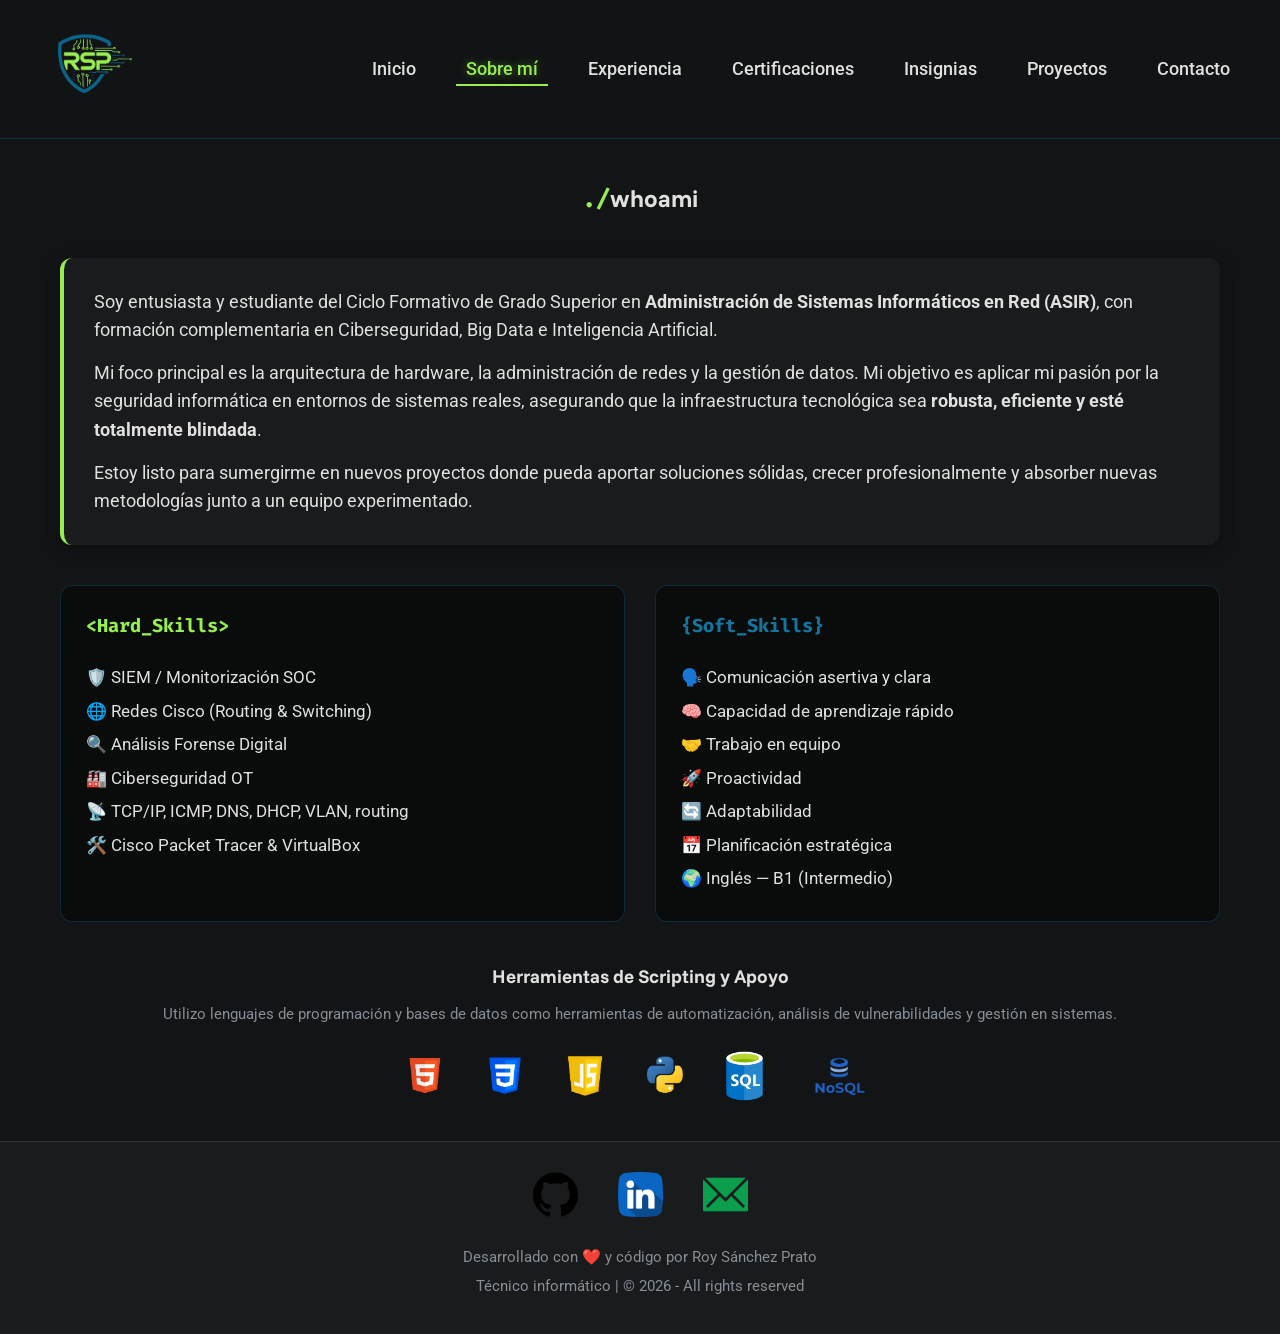
<file: sobre-mi.html>
<!DOCTYPE html>
<html lang="es">
<head>
    <meta charset="UTF-8">
    <meta name="viewport" content="width=device-width, initial-scale=1.0">
    <meta name="description" content="Conoce el perfil de Roy Sánchez Prato. Estudiante de ASIR especializado en infraestructuras robustas y Ciberseguridad.">
    <link rel="icon" type="image/png" href="./assets/Logo/Favicon_grande.png">
    <title>Sobre mí | Roy Sánchez Prato</title>
    <link rel="stylesheet" href="./style.css">
</head>
<body>

    <header>
<a href="index.html" class="logo-link">
    <img src="./assets/Logo/Logo_sin_fondo.png" alt="Logo RSP" class="logo-img">
</a>
        <div class="menu-toggle">☰</div>
        <nav>
            <ul class="nav-links">
                <li><a href="index.html">Inicio</a></li>
                <li><a href="sobre-mi.html" class="activo">Sobre mí</a></li>
                <li><a href="experiencia.html">Experiencia</a></li>
                <li><a href="certificaciones.html">Certificaciones</a></li>
                <li><a href="insignias.html">Insignias</a></li>
                <li><a href="proyectos.html">Proyectos</a></li>
                <li><a href="contacto.html">Contacto</a></li>
            </ul>
        </nav>
    </header>

    <main>
        <h2 style="text-align: center; margin-bottom: 40px;"><span class="terminal-text">./</span>whoami</h2>

        <!-- Resumen Personal -->
        <section style="background-color: var(--bg-panel); padding: 30px; border-radius: var(--border-radius); border-left: 4px solid var(--accent-color); margin-bottom: 40px; box-shadow: 0 4px 15px rgba(0,0,0,0.3);">
            <p style="font-size: 1.1rem; margin-bottom: 15px;">
                Soy entusiasta y estudiante del Ciclo Formativo de Grado Superior en <strong>Administración de Sistemas Informáticos en Red (ASIR)</strong>, con formación complementaria en Ciberseguridad, Big Data e Inteligencia Artificial.
            </p>
            <p style="font-size: 1.1rem; margin-bottom: 15px;">
                Mi foco principal es la arquitectura de hardware, la administración de redes y la gestión de datos. Mi objetivo es aplicar mi pasión por la seguridad informática en entornos de sistemas reales, asegurando que la infraestructura tecnológica sea <strong>robusta, eficiente y esté totalmente blindada</strong>.
            </p>
            <p style="font-size: 1.1rem;">
                Estoy listo para sumergirme en nuevos proyectos donde pueda aportar soluciones sólidas, crecer profesionalmente y absorber nuevas metodologías junto a un equipo experimentado.
            </p>
        </section>

        <!-- Grid de Habilidades (Hard y Soft Skills) -->
        <div style="display: grid; grid-template-columns: repeat(auto-fit, minmax(300px, 1fr)); gap: 30px; margin-bottom: 40px;">
            
            <!-- Hard Skills -->
            <div style="background-color: rgba(0,0,0,0.4); padding: 25px; border-radius: var(--border-radius); border: 1px solid rgba(19, 118, 160, 0.3);">
                <h3 style="color: var(--accent-color); margin-bottom: 20px; font-family: 'Fira Code', monospace;">&lt;Hard_Skills&gt;</h3>
                <ul style="list-style: none; line-height: 2; font-size: 1.05rem;">
                    <li>🛡️ SIEM / Monitorización SOC</li>
                    <li>🌐 Redes Cisco (Routing & Switching)</li>
                    <li>🔍 Análisis Forense Digital</li>
                    <li>🏭 Ciberseguridad OT</li>
                    <li>📡 TCP/IP, ICMP, DNS, DHCP, VLAN, routing</li>
                    <li>🛠️ Cisco Packet Tracer & VirtualBox</li>
                </ul>
            </div>

            <!-- Soft Skills -->
            <div style="background-color: rgba(0,0,0,0.4); padding: 25px; border-radius: var(--border-radius); border: 1px solid rgba(19, 118, 160, 0.3);">
                <h3 style="color: var(--base-color); margin-bottom: 20px; font-family: 'Fira Code', monospace;">{Soft_Skills}</h3>
                <ul style="list-style: none; line-height: 2; font-size: 1.05rem;">
                    <li>🗣️ Comunicación asertiva y clara</li>
                    <li>🧠 Capacidad de aprendizaje rápido</li>
                    <li>🤝 Trabajo en equipo</li>
                    <li>🚀 Proactividad</li>
                    <li>🔄 Adaptabilidad</li>
                    <li>📅 Planificación estratégica</li>
                    <li>🌍 Inglés — B1 (Intermedio)</li>
                </ul>
            </div>
        </div>

        <!-- Sección de Herramientas (Con las imágenes que proporcionaste) -->
        <section style="text-align: center;">
            <h3 style="margin-bottom: 10px; color: var(--text-main);">Herramientas de Scripting y Apoyo</h3>
            <p style="color: var(--sec-accent-color); margin-bottom: 25px; font-size: 0.95rem;">
                Utilizo lenguajes de programación y bases de datos como herramientas de automatización, análisis de vulnerabilidades y gestión en sistemas.
            </p>
            
            <div style="display: flex; justify-content: center; gap: 30px; flex-wrap: wrap; align-items: center;">
                <img src="./assets/Logo/HTML_logo.png" alt="HTML5" style="width: 50px; transition: transform 0.3s;" onmouseover="this.style.transform='scale(1.2)'" onmouseout="this.style.transform='scale(1)'">
                <img src="./assets/Logo/CSS3.png" alt="CSS3" style="width: 50px; transition: transform 0.3s;" onmouseover="this.style.transform='scale(1.2)'" onmouseout="this.style.transform='scale(1)'">
                <img src="./assets/Logo/JSlogo.png" alt="JavaScript" style="width: 50px; transition: transform 0.3s;" onmouseover="this.style.transform='scale(1.2)'" onmouseout="this.style.transform='scale(1)'">
                <img src="./assets/Logo/python_logo.png" alt="Python" style="width: 50px; transition: transform 0.3s;" onmouseover="this.style.transform='scale(1.2)'" onmouseout="this.style.transform='scale(1)'">
                <img src="./assets/Logo/sql_logo.png" alt="SQL" style="width: 50px; transition: transform 0.3s;" onmouseover="this.style.transform='scale(1.2)'" onmouseout="this.style.transform='scale(1)'">
                <img src="./assets/Logo/no-sql-logo-Photoroom.png" alt="NoSQL" style="width: 80px; transition: transform 0.3s;" onmouseover="this.style.transform='scale(1.2)'" onmouseout="this.style.transform='scale(1)'">
            </div>
        </section>

    </main>

    <footer>
        <div class="social-footer">
            <a href="https://github.com/Roysanchezprato" target="_blank"><img src="./assets/Logo/github.png" alt="GitHub" class="social-icon"></a>
            <a href="https://www.linkedin.com/in/roysp/" target="_blank"><img src="./assets/Logo/linkedin.png" alt="LinkedIn" class="social-icon"></a>
            <a href="mailto:rrzehcnas@gmail.com"><img src="./assets/Logo/correo-electronico.png" alt="Email" class="social-icon"></a>
        </div>
        <p>Desarrollado con ❤️ y código por Roy Sánchez Prato</p>
        <p>Técnico informático | © <span id="year"></span> - All rights reserved</p>
    </footer>

    <script src="script.js"></script>
</body>
</html>
</file>
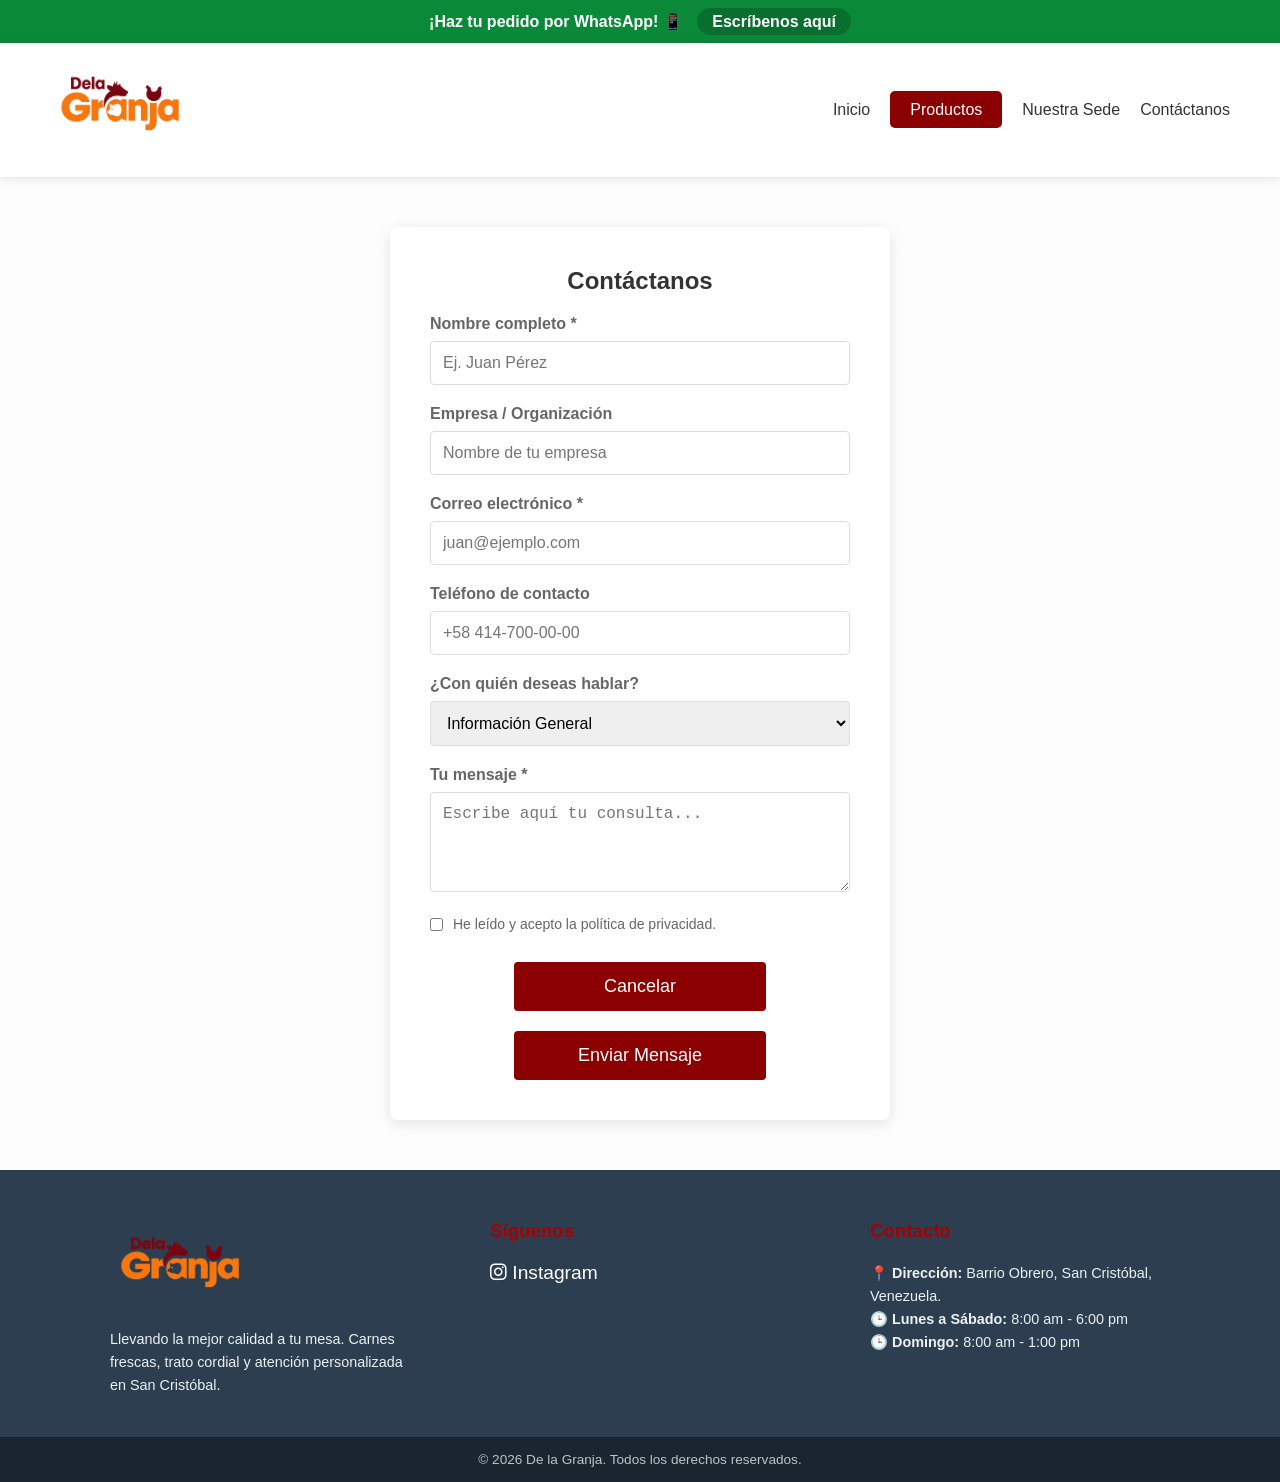
<file: proyecto-intermodular/Delagranja_web/contactanos.html>
<!DOCTYPE html>
<html lang="es">

<head>
    <meta charset="UTF-8">
    <meta name="viewport" content="width=device-width, initial-scale=1.0">
    <title>De la Granja | Calidad y Servicio</title>
    <meta name="description"
        content="Carnicería en San Cristóbal, Venezuela, con productos de primera calidad. Disfruta de nuestra atención personalizada y un trato cordial.">
    <link rel="stylesheet" href="./styles.css">
    <link rel="icon" href="./assets/imagen/icon_page.png">
    <link rel="stylesheet" href="https://cdnjs.cloudflare.com/ajax/libs/font-awesome/6.4.0/css/all.min.css">
</head>

<body>
    <div class="whatsapp-bar">
        <span>¡Haz tu pedido por WhatsApp! 📱 </span>
        <a href="https://wa.me/message/JX4MEJNCGX6CE1" target="_blank">Escríbenos aquí</a>
    </div>
    <header class="encabezado">
        <div class="logo">
            <a href="./index.html"><img src="./assets/imagen/logo_sin fondo.png" alt="logo del negocio" width="140"
                    height="100"></a>
        </div>

        <nav class="navegacion">
            <ul>
                <li><a href="./index.html">Inicio</a></li>
                <li><a href="./productos.html" class="btn-productos">Productos</a></li>
                <li><a href="./donde.html">Nuestra Sede</a></li>
                <li><a href="./contactanos.html">Contáctanos</a></li>
            </ul>
        </nav>
    </header>
    <main>
        <div class="form-container">
            <h2>Contáctanos</h2>
            <form action="#" method="POST">

                <div class="form-group">
                    <label for="nombre">Nombre completo *</label>
                    <input type="text" id="nombre" name="nombre" placeholder="Ej. Juan Pérez" required>
                </div>

                <div class="form-group">
                    <label for="empresa">Empresa / Organización</label>
                    <input type="text" id="empresa" name="empresa" placeholder="Nombre de tu empresa" required>
                </div>

                <div class="form-group">
                    <label for="email">Correo electrónico *</label>
                    <input type="email" id="email" name="email" placeholder="juan@ejemplo.com" required>
                </div>

                <div class="form-group">
                    <label for="telefono">Teléfono de contacto</label>
                    <input type="tel" id="telefono" name="telefono" placeholder="+58 414-700-00-00" required>
                </div>

                <div class="form-group">
                    <label for="departamento">¿Con quién deseas hablar?</label>
                    <select id="departamento" name="departamento">
                        <option value="general">Información General</option>
                        <option value="ventas">Ventas / Presupuestos</option>
                        <option value="rrhh">Recursos Humanos</option>
                    </select>
                </div>

                <div class="form-group">
                    <label for="mensaje">Tu mensaje *</label>
                    <textarea id="mensaje" name="mensaje" placeholder="Escribe aquí tu consulta..." required></textarea>
                </div>

                <div class="form-group checkbox-group">
                    <input type="checkbox" id="privacidad" name="privacidad" required>
                    <label for="privacidad" style="font-weight: normal; margin:0;">
                        He leído y acepto la <a href="#">política de privacidad</a>.
                    </label>
                </div>

                <div class="botones-container">
                    <button type="reset">Cancelar</button>
                    <button type="submit">Enviar Mensaje</button>
                </div>

            </form>
        </div>
    </main>


    <footer class="pie-de-pagina">

        <div class="footer-contenedor-columnas">
            <div class="footer-columna">
                <a href="./index.html">
                    <img src="./assets/imagen/logo_sin fondo_correcto_IA.png" alt="logo del negocio"
                        class="footer-logo">
                </a>
                <p>Llevando la mejor calidad a tu mesa. Carnes frescas, trato cordial y atención personalizada en San
                    Cristóbal.</p>
            </div>



            <div class="footer-columna">
                <h3>Síguenos</h3>
                <a href="https://www.instagram.com/delagranja_sc/?hl=esl" target="_blank" class="enlace-instagram">
                    <i class="fa-brands fa-instagram"></i> Instagram
                </a>
            </div>

            <div class="footer-columna">
                <h3>Contacto</h3>
                <p><strong>📍 Dirección:</strong> Barrio Obrero, San Cristóbal, Venezuela.</p>
                <p><strong>🕒 Lunes a Sábado:</strong> 8:00 am - 6:00 pm</p>
                <p><strong>🕒 Domingo:</strong> 8:00 am - 1:00 pm</p>
            </div>

        </div>

        <div class="footer-copyright">
            <p>© 2026 De la Granja. Todos los derechos reservados.</p>
        </div>

    </footer>
</body>

</html>
</file>
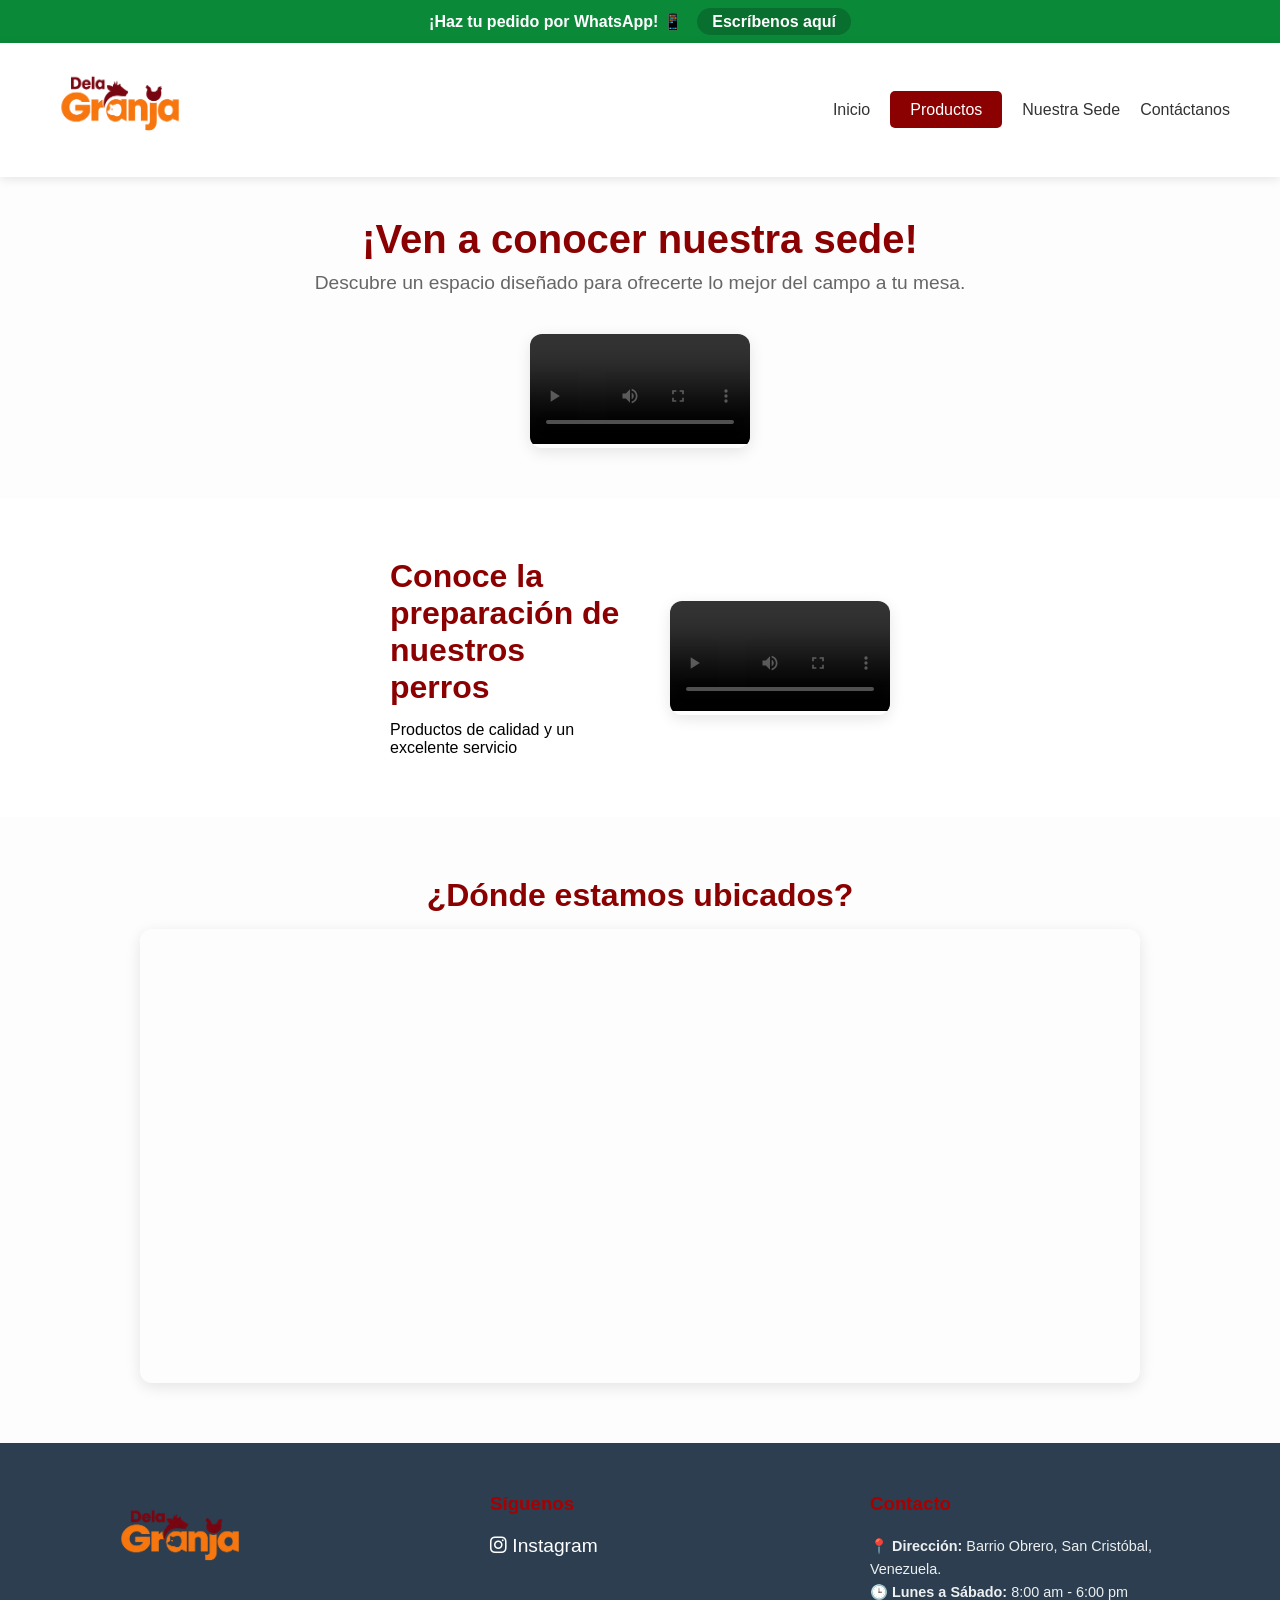
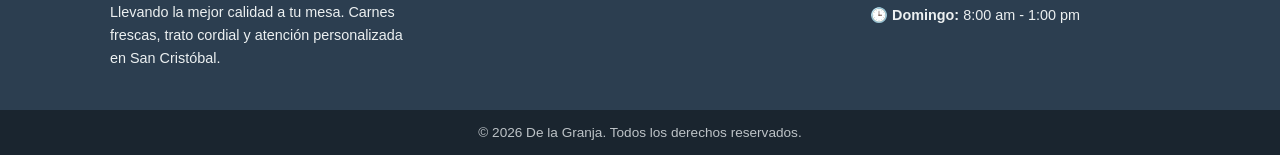
<file: proyecto-intermodular/Delagranja_web/donde.html>
<!DOCTYPE html>
<html lang="es">

<head>
    <meta charset="UTF-8">
    <meta name="viewport" content="width=device-width, initial-scale=1.0">
    <title>De la Granja | Calidad y Servicio</title>
    <meta name="description"
        content="Carnicería en San Cristóbal, Venezuela, con productos de primera calidad. Disfruta de nuestra atención personalizada y un trato cordial.">
    <link rel="stylesheet" href="./styles.css">
    <link rel="icon" href="./assets/imagen/icon_page.png">
    <link rel="stylesheet" href="https://cdnjs.cloudflare.com/ajax/libs/font-awesome/6.4.0/css/all.min.css">
</head>

<body>
    <div class="whatsapp-bar">
        <span>¡Haz tu pedido por WhatsApp! 📱 </span>
        <a href="https://wa.me/message/JX4MEJNCGX6CE1" target="_blank">Escríbenos aquí</a>
    </div>
    <header class="encabezado">
        <div class="logo">
            <a href="./index.html"><img src="./assets/imagen/logo_sin fondo.png" alt="logo del negocio" width="140"
                    height="100"></a>
        </div>

        <nav class="navegacion">
            <ul>
                <li><a href="./index.html">Inicio</a></li>
                <li><a href="./productos.html" class="btn-productos">Productos</a></li>
                <li><a href="./donde.html">Nuestra Sede</a></li>
                <li><a href="./contactanos.html">Contáctanos</a></li>
            </ul>
        </nav>
    </header>

<main>
    <section class="seccion-ubicacion"> 
        <div class="texto-central">
            <h1 class="titulo-principal">¡Ven a conocer nuestra sede!</h1>
            <h2 class="subtitle">Descubre un espacio diseñado para ofrecerte lo mejor del campo a tu mesa.</h2>
        </div>
        <div class="video-container">
            <video width="100%" controls preload="metadata">
                <source src="./assets/Combosdecomida/video_de_productos.mp4" type="video/mp4" title="Recorrido por el local">
            </video>
        </div>
    </section>

    <section class="seccion-preparacion">
        <div class="contenedor-flex-mitad">
            <div class="texto-mitad">
                <h2 class="titulo-secundario">Conoce la preparación de nuestros perros</h2>
                <p>Productos de calidad y un excelente servicio</p>
            </div>
            <div class="video-mitad video-container">
                <video width="100%" controls preload="metadata">
                    <source src="./assets/Combosdecomida/videos_de_perros_mp4.mp4" type="video/mp4" title="perroscalientes">
                </video>
            </div>
        </div>
    </section>

    <section class="ubicacion">
        <h2 class="titulo-secundario">¿Dónde estamos ubicados?</h2>
        <div class="mapa-container">
            <iframe src="https://www.google.com/maps/embed?pb=!1m18!1m12!1m3!1d2385.818735668818!2d-72.21771364400402!3d7.768469299999996!2m3!1f0!2f0!3f0!3m2!1i1024!2i768!4f13.1!3m3!1m2!1s0x8e666cbef81d8911%3A0xcdf94f12acb27ba1!2sRestaurant%20Plaza%20Real%20Grill!5e1!3m2!1ses!2snl!4v1772815034486!5m2!1ses!2snl" width="100%" height="450" style="border:0;" allowfullscreen="" loading="lazy" referrerpolicy="no-referrer-when-downgrade"></iframe>
        </div>
    </section>
</main>

    <footer class="pie-de-pagina">

        <div class="footer-contenedor-columnas">
            <div class="footer-columna">
                <a href="./index.html">
                    <img src="./assets/imagen/logo_sin fondo_correcto_IA.png" alt="logo del negocio"
                        class="footer-logo">
                </a>
                <p>Llevando la mejor calidad a tu mesa. Carnes frescas, trato cordial y atención personalizada en San
                    Cristóbal.</p>
            </div>



            <div class="footer-columna">
                <h3>Síguenos</h3>
                <a href="https://www.instagram.com/delagranja_sc/?hl=esl" target="_blank" class="enlace-instagram">
                    <i class="fa-brands fa-instagram"></i> Instagram
                </a>
            </div>

            <div class="footer-columna">
                <h3>Contacto</h3>
                <p><strong>📍 Dirección:</strong> Barrio Obrero, San Cristóbal, Venezuela.</p>
                <p><strong>🕒 Lunes a Sábado:</strong> 8:00 am - 6:00 pm</p>
                <p><strong>🕒 Domingo:</strong> 8:00 am - 1:00 pm</p>
            </div>

        </div>

        <div class="footer-copyright">
            <p>© 2026 De la Granja. Todos los derechos reservados.</p>
        </div>

    </footer>
</body>

</html>
</file>
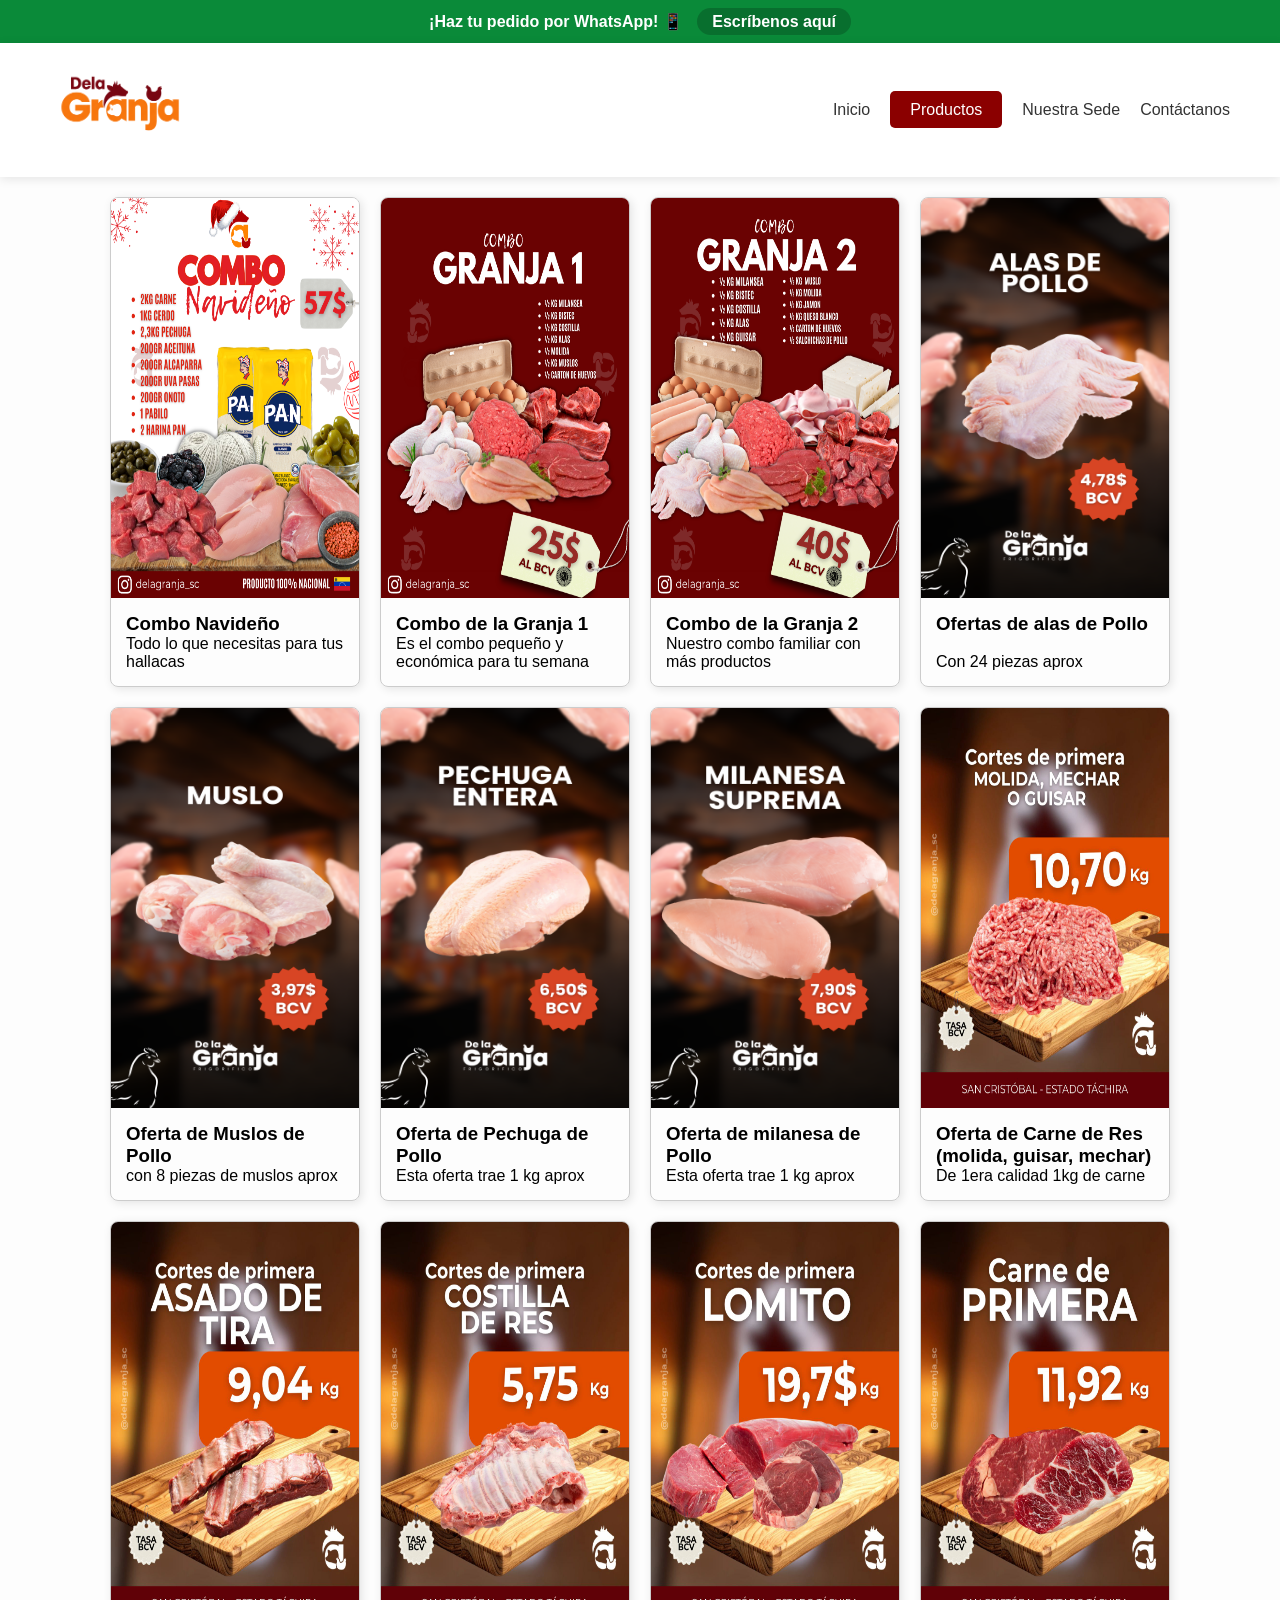
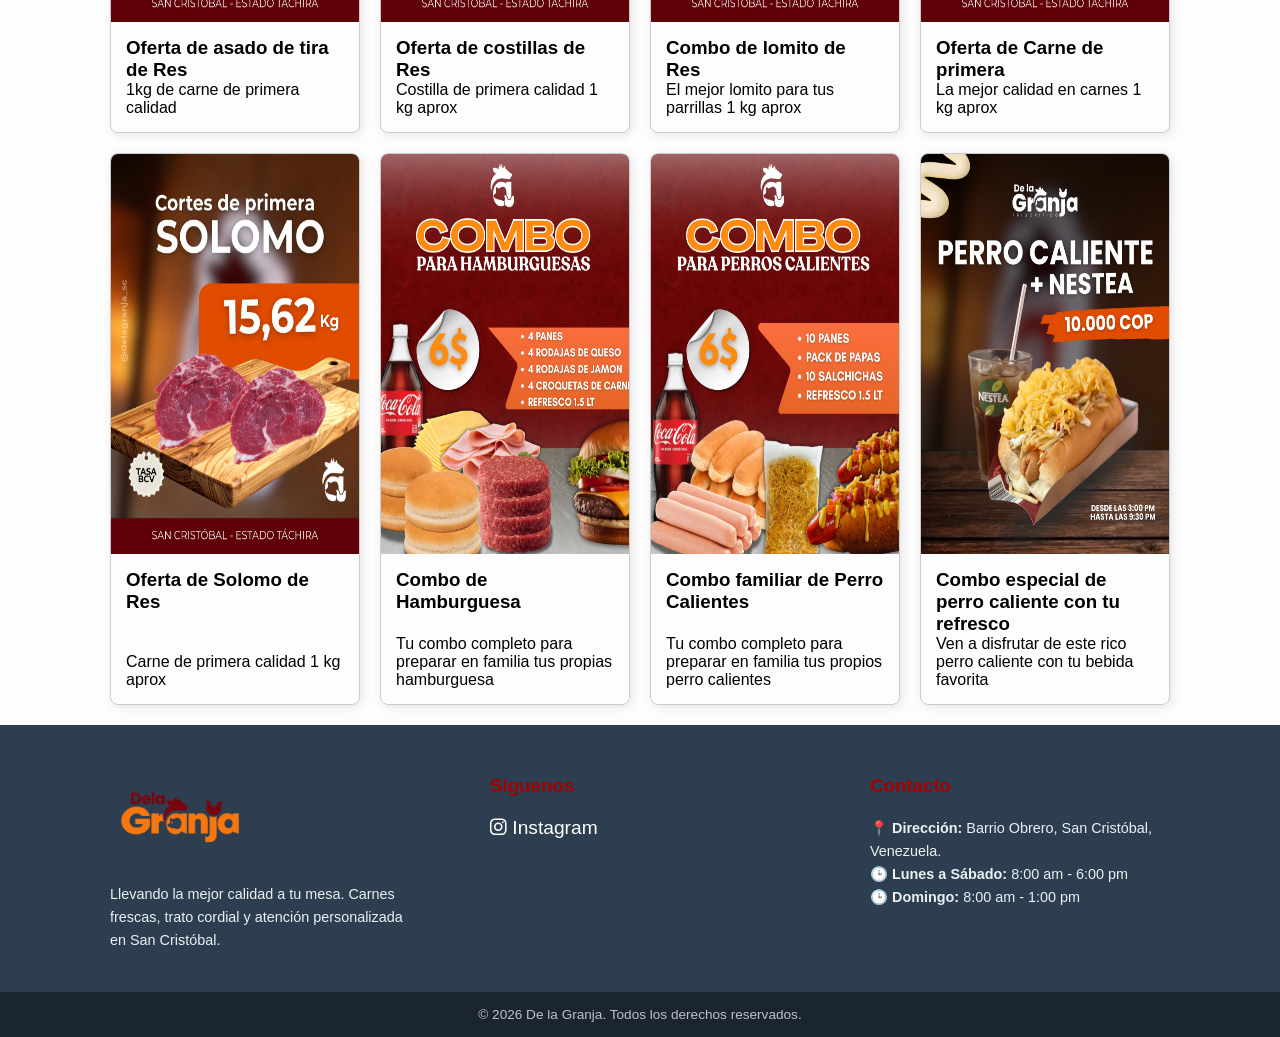
<file: proyecto-intermodular/Delagranja_web/productos.html>
<!DOCTYPE html>
<html lang="es">

<head>
  <meta charset="UTF-8">
  <meta name="viewport" content="width=device-width, initial-scale=1.0">
  <title>De la Granja | Calidad y Servicio</title>
  <meta name="description"
    content="Carnicería en San Cristóbal, Venezuela, con productos de primera calidad. Disfruta de nuestra atención personalizada y un trato cordial.">
  <link rel="stylesheet" href="./styles.css">
  <link rel="icon" href="./assets/imagen/icon_page.png">
  <link rel="stylesheet" href="https://cdnjs.cloudflare.com/ajax/libs/font-awesome/6.4.0/css/all.min.css">
</head>

<body>
  <div class="whatsapp-bar">
    <span>¡Haz tu pedido por WhatsApp! 📱 </span>
    <a href="https://wa.me/message/JX4MEJNCGX6CE1" target="_blank">Escríbenos aquí</a>
  </div>
  <header class="encabezado">
    <div class="logo">
      <a href="./index.html"><img src="./assets/imagen/logo_sin fondo.png" alt="logo del negocio" width="140"
          height="100"></a>
    </div>

    <nav class="navegacion">
      <ul>
        <li><a href="./index.html">Inicio</a></li>
        <li><a href="./productos.html" class="btn-productos">Productos</a></li>
        <li><a href="./donde.html">Nuestra Sede</a></li>
        <li><a href="./contactanos.html">Contáctanos</a></li>
      </ul>
    </nav>
  </header>
  <div class="container-cards">
    <div class="card" id="combo-navideño">
      <img src="./assets/Promociones/Combo_navideno.PNG" alt="combo-navideño">
      <div class="card-content">
        <h3>Combo Navideño</h3>
        <p>Todo lo que necesitas para tus hallacas</p>
      </div>
    </div>
    <div class="card" id="combo-granja1">
      <img src="./assets/Promociones/Combo_granja1.PNG" alt="combo-de-la-granja-1">
      <div class="card-content">
        <h3>Combo de la Granja 1</h3>
        <p> Es el combo pequeño y económica para tu semana</p>
      </div>
    </div>
    <div class="card">
      <img src="./assets/Promociones/Combo_granja2.PNG" alt="combo-de-la-granja-2">
      <div class="card-content">
        <h3>Combo de la Granja 2</h3>
        <p>Nuestro combo familiar con más productos</p>
      </div>
    </div>
    <div class="card">
      <img src="./assets/Promociones/oferta_alasdepollo.PNG" alt="oferta-de-alas-de-pollo">
      <div class="card-content">
        <h3>Ofertas de alas de Pollo</h3>
        <p>Con 24 piezas aprox</p>
      </div>
    </div>
    <div class="card">
      <img src="./assets/Promociones/oferta_muslos.PNG" alt="oferta-de-muslos">
      <div class="card-content">
        <h3>Oferta de Muslos de Pollo</h3>
        <p>con 8 piezas de muslos aprox</p>
      </div>
    </div>
    <div class="card">
      <img src="./assets/Promociones/oferta_pechuga.PNG" alt="oferta-de-pechuga">
      <div class="card-content">
        <h3>Oferta de Pechuga de Pollo</h3>
        <p>Esta oferta trae 1 kg aprox</p>
      </div>
    </div>
    <div class="card">
      <img src="./assets/Promociones/oferta_milanesa.PNG" alt="oferta-de-milanesa">
      <div class="card-content">
        <h3>Oferta de milanesa de Pollo</h3>
        <p>Esta oferta trae 1 kg aprox</p>
      </div>
    </div>
    <div class="card">
      <img src="./assets/Promociones/oferta_molida_mechar_guisar.jpeg" alt="oferta-de-molida">
      <div class="card-content">
        <h3>Oferta de Carne de Res (molida, guisar, mechar)</h3>
        <p>De 1era calidad 1kg de carne</p>
      </div>
    </div>
    <div class="card">
      <img src="./assets/Promociones/oferta_asadodetira.jpeg" alt="oferta-asado-de-tira">
      <div class="card-content">
        <h3>Oferta de asado de tira de Res</h3>
        <p>1kg de carne de primera calidad</p>
      </div>
    </div>
    <div class="card">
      <img src="./assets/Promociones/oferta_costilladeres.jpeg" alt="oferta-asado-de-costilla-de-res">
      <div class="card-content">
        <h3>Oferta de costillas de Res</h3>
        <p>Costilla de primera calidad 1 kg aprox</p>
      </div>
    </div>
    <div class="card">
      <img src="./assets/Promociones/oferta_lomito.jpeg" alt="combo-de-lomito">
      <div class="card-content">
        <h3>Combo de lomito de Res</h3>
        <p>El mejor lomito para tus parrillas 1 kg aprox</p>
      </div>
    </div>
    <div class="card">
      <img src="./assets/Promociones/oferta_carnedeprimera.jpeg" alt="carne-de-primera">
      <div class="card-content">
        <h3>Oferta de Carne de primera</h3>
        <p>La mejor calidad en carnes 1 kg aprox</p>
      </div>
    </div>
    <div class="card">
      <img src="./assets/Promociones/oferta_solomo.jpeg" alt="combo-de-solomo">
      <div class="card-content">
        <h3>Oferta de Solomo de Res</h3>
        <p>Carne de primera calidad 1 kg aprox</p>
      </div>
    </div>
    <div class="card">
      <img src="./assets/Combosdecomida/Combo_familiar_hamburguesa.jpeg" alt="combo-de-hamburguesa">
      <div class="card-content">
        <h3>Combo de Hamburguesa</h3>
        <p>Tu combo completo para preparar en familia tus propias hamburguesa</p>
      </div>
    </div>
    <div class="card">
      <img src="./assets/Combosdecomida/Combo_familiar_perros.jpeg" alt="combo-de-perrocaliente">
      <div class="card-content">
        <h3>Combo familiar de Perro Calientes</h3>
        <p>Tu combo completo para preparar en familia tus propios perro calientes</p>
      </div>
    </div>
    <div class="card">
      <img src="./assets/Combosdecomida/Combo_perrocaliente.PNG" alt="combo-unitario-de-perrocaliente">
      <div class="card-content">
        <h3>Combo especial de perro caliente con tu refresco</h3>
        <p>Ven a disfrutar de este rico perro caliente con tu bebida favorita</p>
      </div>
    </div>
  </div>









  <footer class="pie-de-pagina">

    <div class="footer-contenedor-columnas">
      <div class="footer-columna">
        <a href="./index.html">
          <img src="./assets/imagen/logo_sin fondo_correcto_IA.png" alt="logo del negocio" class="footer-logo">
        </a>
        <p>Llevando la mejor calidad a tu mesa. Carnes frescas, trato cordial y atención personalizada en San Cristóbal.
        </p>
      </div>



      <div class="footer-columna">
        <h3>Síguenos</h3>
        <a href="https://www.instagram.com/delagranja_sc/?hl=esl" target="_blank" class="enlace-instagram">
          <i class="fa-brands fa-instagram"></i> Instagram
        </a>
      </div>

      <div class="footer-columna">
        <h3>Contacto</h3>
        <p><strong>📍 Dirección:</strong> Barrio Obrero, San Cristóbal, Venezuela.</p>
        <p><strong>🕒 Lunes a Sábado:</strong> 8:00 am - 6:00 pm</p>
        <p><strong>🕒 Domingo:</strong> 8:00 am - 1:00 pm</p>
      </div>

    </div>

    <div class="footer-copyright">
      <p>© 2026 De la Granja. Todos los derechos reservados.</p>
    </div>

  </footer>
</body>

</html>
</file>
<file: style.css>
/* Importación de fuentes: Roboto para texto, Funnel Sans para títulos, y Fira Code para toques de consola */
@import url("https://fonts.googleapis.com/css2?family=Funnel+Sans:ital,wght@0,300..800;1,300..800&family=Roboto:ital,wght@0,100..900;1,100..900&family=Fira+Code:wght@400;600&display=swap");

/* Variables Globales - Paleta de Ciberseguridad */
:root {
    --bg-color: #121415;
    /* Fondo más oscuro para estilo terminal */
    --bg-panel: rgba(255, 255, 255, 0.03);
    /* Fondo semitransparente para tarjetas */
    --accent-color: #97ef4f;
    /* Tu verde */
    --base-color: #1376a0;
    /* Tu azul */
    --text-main: #e0e0e0;
    /* Texto claro legible */
    --sec-accent-color: #868e96;
    /* Gris para textos secundarios */
    --spacing: 20px;
    --border-radius: 12px;
    --glow-green: 0 0 10px rgba(151, 239, 79, 0.4);
    --glow-blue: 0 0 10px rgba(19, 118, 160, 0.4);
}

/* Reseteo General */
* {
    margin: 0;
    padding: 0;
    box-sizing: border-box;
}

body {
    font-family: "Roboto", sans-serif;
    background-color: var(--bg-color);
    color: var(--text-main);
    line-height: 1.6;
    display: flex;
    flex-direction: column;
    min-height: 100vh;
    /* Para que el footer se quede abajo siempre */
}

/* Tipografía y Títulos */
h1,
h2,
h3,
h4 {
    font-family: "Funnel Sans", sans-serif;
}

.terminal-text {
    font-family: "Fira Code", monospace;
    color: var(--accent-color);
}

a {
    text-decoration: none;
    color: inherit;
    transition: 0.3s ease;
}

/* Navegación Global */
header {
    display: flex;
    justify-content: space-between;
    align-items: center;
    padding: 15px 40px;
    background-color: rgba(18, 20, 21, 0.95);
    backdrop-filter: blur(10px);
    border-bottom: 1px solid rgba(19, 118, 160, 0.3);

    /* Vuelve a ser sticky para todas las páginas */
    position: sticky;
    top: 0;
    z-index: 1000;
    transition: transform 0.4s ease-in-out;
    /* Mantiene la animación */
}

/* Solo se activará cuando JS añada esta clase */
.header-hidden {
    transform: translateY(-100%);
}

.logo-text {
    font-family: "Fira Code", monospace;
    font-size: 1.2rem;
    color: var(--accent-color);
    font-weight: 600;
}

.nav-links {
    display: flex;
    list-style: none;
    gap: 30px;
}

.nav-links a {
    font-size: 1.1rem;
    font-weight: 500;
    padding: 5px 10px;
}

.nav-links a:hover,
.nav-links a.activo {
    color: var(--accent-color);
    text-shadow: var(--glow-green);
    border-bottom: 2px solid var(--accent-color);
}

/* Menú Hamburguesa (Oculto en PC) */
.menu-toggle {
    display: none;
    font-size: 1.8rem;
    color: var(--base-color);
    cursor: pointer;
}

/* Contenedor Principal (Para los contenidos de todas las páginas) */
main {
    flex: 1;
    /* Empuja el footer hacia abajo */
    padding: 40px 20px;
    max-width: 1200px;
    margin: 0 auto;
    width: 100%;
}

/* Botones Globales */
.btn-primario,
.btn-secundario {
    display: inline-block;
    padding: 12px 28px;
    font-family: "Fira Code", monospace;
    font-weight: bold;
    border-radius: 8px;
    transition: all 0.4s ease;
    text-align: center;
}

.btn-primario {
    background-color: transparent;
    border: 2px solid var(--accent-color);
    color: var(--accent-color);
}

.btn-primario:hover {
    background-color: rgba(151, 239, 79, 0.1);
    box-shadow: var(--glow-green);
    transform: translateY(-3px);
}

.btn-secundario {
    background-color: transparent;
    border: 2px solid var(--base-color);
    color: var(--base-color);
}

.btn-secundario:hover {
    background-color: rgba(19, 118, 160, 0.1);
    box-shadow: var(--glow-blue);
    transform: translateY(-3px);
}

/* Footer Global */
footer {
    text-align: center;
    padding: 30px 20px;
    background-color: var(--bg-panel);
    border-top: 1px solid rgba(255, 255, 255, 0.1);
    margin-top: auto;
    /* Asegura que se quede abajo */
}

footer p {
    color: var(--sec-accent-color);
    font-size: 0.95rem;
    margin-bottom: 5px;
}

footer p:first-child {
    color: var(--accent-color);
    font-family: "Fira Code", monospace;
}



/* --- TAMAÑO Y ANIMACIÓN DEL LOGO --- */
.logo-img {
    height: 100px;
    /*LOGOOOOO*/
    width: auto;
    transition: transform 0.4s ease, filter 0.4s ease;
}

.logo-img:hover {
    transform: scale(1.05);
    filter: drop-shadow(0 0 10px var(--accent-color));
    /* Brillo verde al pasar el ratón */
}

/* --- ANIMACIÓN ICONOS REDES SOCIALES --- */
.social-footer {
    display: flex;
    justify-content: center;
    gap: 40px;
    /* Más separación entre ellos */
    margin-bottom: 20px;
}

.social-icon {
    width: 45px;
    /* ¡Casi el doble de grandes que antes! */
    height: 45px;
    object-fit: contain;
    transition: transform 0.4s ease, filter 0.4s ease;
}

.social-icon:hover {
    transform: translateY(-8px) scale(1.4);
    /* Salta hacia arriba y se agranda */
    filter: drop-shadow(0 0 15px var(--accent-color));
    /* Se ilumina en verde */
}

/* --- TRAYECTORIA LABORAL --- */
.experiencia-card {
    background-color: var(--bg-panel);
    border: 1px solid rgba(255, 255, 255, 0.1);
    border-radius: var(--border-radius);
    padding: 35px;
    max-width: 900px;
    margin: 0 auto 40px auto;
    /* Centrado y con margen inferior de 40px */
    position: relative;
    overflow: hidden;
}

.experiencia-top-bar {
    position: absolute;
    top: 0;
    left: 0;
    width: 100%;
    height: 4px;
    background: linear-gradient(90deg, var(--base-color), var(--accent-color));
}

.experiencia-header {
    display: flex;
    justify-content: space-between;
    align-items: flex-start;
    flex-wrap: wrap;
    margin-bottom: 20px;
}

.experiencia-title {
    color: var(--text-main);
    font-size: 1.6rem;
    margin-bottom: 5px;
}

.experiencia-company {
    color: var(--base-color);
    font-family: 'Fira Code', monospace;
    font-size: 1.1rem;
}

.experiencia-subtext {
    color: var(--sec-accent-color);
    font-size: 0.9rem;
    margin-top: 5px;
}

.experiencia-date {
    background-color: rgba(151, 239, 79, 0.1);
    border: 1px solid var(--accent-color);
    color: var(--accent-color);
    padding: 5px 15px;
    border-radius: 20px;
    font-family: 'Fira Code', monospace;
    font-size: 0.9rem;
    margin-top: 10px;
}

.experiencia-desc {
    font-size: 1.1rem;
    line-height: 1.7;
    margin-bottom: 20px;
    text-align: justify;
    color: var(--text-main);
    /* Aseguramos el color del texto */
}

.experiencia-hitos-title {
    color: var(--text-main);
    margin-bottom: 10px;
    font-size: 1.1rem;
}

.experiencia-list {
    list-style-type: none;
    padding-left: 10px;
    line-height: 1.8;
    color: var(--text-main);
}

.experiencia-list-item {
    position: relative;
    padding-left: 25px;
    margin-bottom: 8px;
}

.experiencia-list-icon {
    position: absolute;
    left: 0;
    color: var(--accent-color);
}

/* --- TIMELINE DE FORMACIÓN & CERTIFICACIONES (Efecto Cascada) --- */
.timeline {
    max-width: 800px;
    margin: 0 auto;
    position: relative;
    padding: 20px 0;
}

.timeline::before {
    content: '';
    position: absolute;
    left: 20px;
    top: 0;
    bottom: 0;
    width: 2px;
    background: rgba(19, 118, 160, 0.3);
    /* Nuestro borde color azul cristal */
}

.timeline-item {
    position: relative;
    margin-bottom: 40px;
    padding-left: 60px;
}

.timeline-dot {
    position: absolute;
    left: 11px;
    top: 5px;
    width: 20px;
    height: 20px;
    background: var(--accent-color);
    /* Tu verde hacker */
    border-radius: 50%;
    box-shadow: var(--glow-green);
    /* Brillo verde */
    z-index: 2;
}

.timeline-date {
    font-size: 1rem;
    color: var(--accent-color);
    font-family: 'Fira Code', monospace;
    font-weight: bold;
    margin-bottom: 8px;
}

.timeline-content {
    background: var(--bg-panel);
    padding: 25px;
    border-radius: var(--border-radius);
    border: 1px solid rgba(255, 255, 255, 0.05);
    transition: transform 0.4s ease, border-color 0.4s ease, box-shadow 0.4s ease;
    box-shadow: 0 4px 15px rgba(0, 0, 0, 0.2);
}

.timeline-content h3 {
    color: var(--text-main);
    font-size: 1.3rem;
    margin-bottom: 5px;
}

.timeline-content:hover {
    transform: translateX(10px);
    /* Efecto cascada a la derecha */
    border-color: var(--accent-color);
    box-shadow: var(--glow-green);
}

.company {
    display: block;
    color: var(--base-color);
    /* Tu azul */
    font-family: 'Fira Code', monospace;
    font-style: italic;
    font-size: 0.95rem;
    margin-bottom: 12px;
}

/* --- Animación Scroll Reveal (Para la clase 'hidden') --- */
.hidden {
    opacity: 0;
    transform: translateX(-30px);
    transition: all 0.6s ease-out;
}

.show {
    opacity: 1;
    transform: translateX(0);
}

/* --- VITRINA DE INSIGNIAS PREMIUM --- */
.insignias-container {
    display: flex;
    gap: 30px;
    margin-top: 40px;
    width: 100%;
    max-width: 1400px;
    margin-left: auto;
    margin-right: auto;

    /* Scroll horizontal suave con anclaje automático */
    overflow-x: auto;
    overflow-y: hidden;
    scroll-snap-type: x mandatory;
    scroll-behavior: auto;
    -webkit-overflow-scrolling: touch;

    /* Espacio superior e inferior para no cortar el hover (-15px) ni los reflejos */
    padding: 25px 15px 35px 15px;

    /* Firefox */
    scrollbar-width: thin;
    scrollbar-color: var(--base-color) rgba(18, 20, 21, 0.8);
}

/* Personalización de la barra de desplazamiento (Chrome, Edge, Safari) */
.insignias-container::-webkit-scrollbar {
    height: 8px;
}

.insignias-container::-webkit-scrollbar-track {
    background: rgba(18, 20, 21, 0.8);
    border-radius: 10px;
    border: 1px solid rgba(19, 118, 160, 0.2);
}

.insignias-container::-webkit-scrollbar-thumb {
    background: var(--base-color);
    border-radius: 10px;
    transition: background 0.3s ease;
}

.insignias-container::-webkit-scrollbar-thumb:hover {
    background: var(--accent-color);
    box-shadow: var(--glow-green);
}

/* Tarjeta individual adaptada al carrusel */
.insignia-card {
    flex: 0 0 320px;
    /* Ancho fijo para cada tarjeta en el scroll */
    scroll-snap-align: start;
    /* Se fija al inicio de cada tarjeta al deslizar */
    box-sizing: border-box;

    background: linear-gradient(145deg, rgba(30, 34, 38, 0.9), rgba(18, 20, 21, 0.9));
    border: 1px solid rgba(19, 118, 160, 0.3);
    border-radius: 20px;
    padding: 30px 20px;
    text-align: center;
    position: relative;
    overflow: hidden;
    box-shadow: 0 10px 30px rgba(0, 0, 0, 0.5), inset 0 0 0 1px rgba(255, 255, 255, 0.05);
    transition: transform 0.4s cubic-bezier(0.175, 0.885, 0.32, 1.275), box-shadow 0.4s ease, border-color 0.4s ease;
}

/* Efecto de luz de escáner de fondo (Ciberseguridad) */
.insignia-card::before {
    content: '';
    position: absolute;
    top: -100%;
    left: 0;
    width: 100%;
    height: 100%;
    background: linear-gradient(to bottom, transparent, rgba(151, 239, 79, 0.1), transparent);
    transition: top 0.6s ease;
    z-index: 0;
}

.insignia-card:hover::before {
    top: 100%;
}

/* Efecto Hover Premium */
.insignia-card:hover {
    transform: translateY(-15px);
    border-color: var(--accent-color);
    box-shadow: 0 20px 40px rgba(0, 0, 0, 0.6), 0 0 20px rgba(151, 239, 79, 0.3);
}

.insignia-img-container {
    position: relative;
    z-index: 1;
    margin-bottom: 25px;
}

.insignia-img {
    width: 150px;
    height: 150px;
    object-fit: contain;
    filter: drop-shadow(0 10px 15px rgba(0, 0, 0, 0.5));
    transition: transform 0.5s ease, filter 0.5s ease;
}

.insignia-card:hover .insignia-img {
    transform: scale(1.1) rotate(5deg);
    filter: drop-shadow(0 0 25px var(--base-color));
}

.insignia-title {
    color: var(--text-main);
    font-size: 1.3rem;
    margin-bottom: 10px;
    position: relative;
    z-index: 1;
}

.insignia-org {
    display: block;
    font-family: 'Fira Code', monospace;
    color: var(--accent-color);
    font-size: 0.95rem;
    margin-bottom: 20px;
    position: relative;
    z-index: 1;
}

.insignia-desc {
    color: var(--sec-accent-color);
    font-size: 0.9rem;
    line-height: 1.6;
    position: relative;
    z-index: 1;
}

/* Contenedor relativo para alojar posibles degradados e indicadores */
.insignias-wrapper {
    position: relative;
    width: 100%;
    max-width: 1400px;
    margin: 0 auto;
}

/* Difuminado suave en el borde derecho que insinúa que hay más contenido */
.insignias-wrapper::after {
    content: '';
    position: absolute;
    top: 0;
    right: 0;
    width: 60px;
    height: 100%;
    background: linear-gradient(to left, var(--bg-color), transparent);
    pointer-events: none;
    z-index: 5;
}

/* Texto estilo terminal que invita a interactuar */
.carrusel-hint {
    text-align: center;
    font-family: 'Fira Code', monospace;
    font-size: 0.85rem;
    color: var(--sec-accent-color);
    margin-top: 10px;
    display: flex;
    align-items: center;
    justify-content: center;
    gap: 8px;
}

.carrusel-hint span {
    color: var(--accent-color);
    animation: bounceRight 1.5s infinite;
}

@keyframes bounceRight {
    0%, 100% { transform: translateX(0); }
    50% { transform: translateX(6px); }
}

/* --- TARJETAS DE PROYECTOS / OBJETIVOS --- */
.proyectos-grid {
    display: grid;
    grid-template-columns: repeat(auto-fit, minmax(320px, 1fr));
    gap: 30px;
    margin-top: 40px;
}

.proyecto-card {
    background-color: var(--bg-panel);
    border: 1px solid rgba(255, 255, 255, 0.05);
    border-radius: var(--border-radius);
    padding: 25px;
    display: flex;
    flex-direction: column;
    box-shadow: 0 4px 15px rgba(0, 0, 0, 0.3);
    transition: transform 0.4s ease, border-color 0.4s ease, box-shadow 0.4s ease;
}

.proyecto-card:hover {
    transform: translateY(-10px);
    border-color: var(--base-color);
    box-shadow: var(--glow-blue);
}

.proyecto-img-container {
    width: 100%;
    height: 220px;
    border-radius: 8px;
    overflow: hidden;
    margin-bottom: 20px;
    border: 1px solid rgba(255, 255, 255, 0.1);
}

.proyecto-img-container img {
    width: 100%;
    height: 100%;
    object-fit: cover;
    transition: transform 0.5s ease;
}

.proyecto-card:hover .proyecto-img-container img {
    transform: scale(1.1);
    /* Zoom suave a la imagen al hacer hover */
}

.proyecto-title {
    color: var(--text-main);
    font-size: 1.3rem;
    margin-bottom: 15px;
    text-align: center;
    min-height: 55px;
    /* Alinea los títulos si uno tiene dos líneas */
    display: flex;
    align-items: center;
    justify-content: center;
}

.proyecto-desc {
    color: var(--sec-accent-color);
    font-size: 0.95rem;
    line-height: 1.6;
    text-align: justify;
    flex-grow: 1;
    /* Empuja el status hacia abajo */
    margin-bottom: 20px;
}

/* Etiqueta de Estado (Terminal style) */
.proyecto-status {
    display: inline-block;
    padding: 8px 15px;
    border-radius: 4px;
    font-family: 'Fira Code', monospace;
    font-size: 0.85rem;
    text-align: center;
    font-weight: bold;
    letter-spacing: 1px;
}

.status-active {
    background-color: rgba(151, 239, 79, 0.1);
    color: var(--accent-color);
    border: 1px solid var(--accent-color);
}

.status-pending {
    background-color: rgba(19, 118, 160, 0.1);
    color: var(--base-color);
    border: 1px solid var(--base-color);
}

/* prueba 09/05  */

/* --- PROYECTOS ACTUALES */
.proyectos-grid {
    display: grid;
    grid-template-columns: repeat(auto-fit, minmax(320px, 1fr));
    /* Un poco más anchos */
    gap: 30px;
    margin-top: 30px;
}

.proyecto-card {
    background-color: var(--bg-panel);
    border: 1px solid rgba(255, 255, 255, 0.05);
    border-radius: var(--border-radius);
    padding: 30px;
    display: flex;
    flex-direction: column;
    height: auto;
    /* Permite que el recuadro crezca con el contenido */
    transition: all 0.4s ease;
}

.proyecto-img-container {
    width: 100%;
    height: 220px;
    /* Aquí controlas el tamaño de la imagen */
    border-radius: 8px;
    overflow: hidden;
    margin-bottom: 25px;
    border: 1px solid rgba(19, 118, 160, 0.2);
}

.proyecto-img-container img {
    width: 100%;
    height: 100%;
    object-fit: cover;
    transition: transform 0.5s ease;
}

.proyecto-card:hover .proyecto-img-container img {
    transform: scale(1.05);
    /* Efecto de zoom suave al pasar el ratón */
}

/* --- SECCIÓN INTERMODULAR (EL GRAN FINAL) --- */
.seccion-intermodular {
    margin-top: 100px;
    padding-top: 50px;
    border-top: 2px solid rgba(19, 118, 160, 0.2);
    width: 100%;
}

.proyecto-destacado-container {
    max-width: 1000px;
    margin: 0 auto;
}

.img-intermodular-link {
    display: block;
    width: 100%;
    height: auto;
    max-height: 550px;
    border-radius: 15px;
    overflow: hidden;
    border: 2px solid var(--base-color);
    box-shadow: var(--glow-blue);
    transition: 0.4s;
    cursor: pointer;
    margin-bottom: 30px;
}

.img-intermodular-link:hover {
    transform: scale(1.02);
    border-color: var(--accent-color);
    box-shadow: var(--glow-green);
}

.img-intermodular-link img {
    width: 100%;
    height: 100%;
    display: block;
}

/* Etiquetas de tecnologías (Tech Stack) */
.tech-container {
    display: flex;
    flex-wrap: wrap;
    justify-content: center;
    gap: 15px;
    margin-top: 25px;
}

.tech-item {
    background: rgba(151, 239, 79, 0.1);
    color: var(--accent-color);
    border: 1px solid var(--accent-color);
    padding: 8px 18px;
    border-radius: 5px;
    font-family: 'Fira Code', monospace;
    font-size: 0.85rem;
}

/* Contenedor para asegurar que el botón esté centrado */
.btn-proyecto-pdf {
    display: block;
    width: fit-content;
    margin: 40px auto 40px;
    /* 40px arriba, AUTO a los lados (centra), 120px abajo (aire) */

    padding: 15px 30px;
    /* Mantengo los 15px y doy un poco más a los lados */
    background: transparent;
    border: 2px solid var(--accent-color);
    color: var(--accent-color);
    font-family: 'Fira Code', monospace;
    font-size: 1.1rem;
    font-weight: bold;
    border-radius: 8px;
    cursor: pointer;
    transition: all 0.4s ease;
    text-transform: uppercase;
    letter-spacing: 2px;
    text-decoration: none;
    /* Quita el subrayado del enlace */
}

/* --- --- */
.btn-proyecto-pdf:hover {
    background: var(--accent-color);
    color: var(--bg-color);
    /* Cambia el texto al color de fondo como en tu captura */
    box-shadow: 0 0 20px var(--accent-color);
}

/* final del botón de ver proyecto */

/* LA DEMOOOO */

/* --- VENTANA DE NAVEGADOR PARA LA DEMO --- */
.browser-window {
    width: 100%;
    max-width: 1000px;
    margin: 0 auto;
    background: #1a1c1e;
    border-radius: 10px;
    border: 1px solid rgba(19, 118, 160, 0.5);
    overflow: hidden;
    box-shadow: 0 20px 50px rgba(0, 0, 0, 0.7);
}

.browser-header {
    background: #2d333b;
    padding: 12px 20px;
    display: flex;
    align-items: center;
    gap: 10px;
    border-bottom: 1px solid rgba(255, 255, 255, 0.1);
}

.dot {
    width: 12px;
    height: 12px;
    border-radius: 50%;
}

.red {
    background: #ff5f56;
}

.yellow {
    background: #ffbd2e;
}

.green {
    background: #27c93f;
}

.browser-address-bar {
    flex-grow: 1;
    background: #121415;
    border-radius: 6px;
    padding: 5px 15px;
    color: var(--sec-accent-color);
    font-family: 'Fira Code', monospace;
    font-size: 0.8rem;
    border: 1px solid rgba(255, 255, 255, 0.1);
    text-align: left;
}

.demo-iframe {
    width: 100%;
    height: 600px;
    /* Altura para que se pueda navegar bien */
    border: none;
    background: white;
    /* Color de fondo por defecto */
}


/* --- PÁGINA DE CONTACTO --- */

/*
.contacto-container {
    display: flex;
    gap: 50px;
    margin-top: 40px;
    align-items: flex-start;
}*/

/* Sección Izquierda: Animación del Logo y Texto */
/*.contacto-info {
    flex: 1;
    text-align: center;
    padding: 20px;
}

.contacto-logo-animado {
    width: 250px;
    height: auto;
    margin-bottom: 30px;
    filter: drop-shadow(0 0 15px var(--accent-color));
    animation: flotarLogo 4s ease-in-out infinite;
} */



/* ================================================= */
/* --- PÁGINA DE CONTACTO (CENTRADA Y ANIMADA) --- */
/* ================================================= */

.contacto-container {
    display: flex;
    flex-direction: column;
    align-items: center;
    gap: 20px;
    margin-top: 20px;
}

.contacto-info {
    width: 100%;
    max-width: 850px;
    text-align: center;
    padding: 20px;
}

.contacto-logo-animado {
    width: 220px;
    height: auto;
    margin-bottom: 20px;
    filter: drop-shadow(0 0 15px var(--accent-color));
    animation: flotarLogo 4s ease-in-out infinite;
}


/*mensaje de envío de mail */

/* Estilo para el mensaje de éxito tipo terminal */
#status.success-style {
    margin-top: 20px;
    padding: 12px;
    border: 1px solid #97ef4f;
    background-color: rgba(176, 255, 0, 0.03);
    color: #97ef4f;
    text-align: center;
    font-family: 'Courier New', Courier, monospace;
    font-size: 0.85rem;
    font-weight: bold;
    text-transform: uppercase;
    letter-spacing: 1px;
    border-radius: 8px;
    box-shadow: 0 0 12px rgba(176, 255, 0, 0.4);
    display: flex;
    align-items: center;
    justify-content: center;
    gap: 10px;
    transition: all 0.3s ease;
}

/* Pequeña animación para que el brillo "respire" */
@keyframes pulse-glow {
    0% {
        box-shadow: 0 0 10px rgba(0, 255, 0, 0.2);
    }

    50% {
        box-shadow: 0 0 20px rgba(0, 255, 0, 0.5);
    }

    100% {
        box-shadow: 0 0 10px rgba(0, 255, 0, 0.2);
    }
}

/* Estilo por si hay un error */
#status.error-style {
    margin-top: 20px;
    padding: 15px;
    border: 2px solid #ff4d4d;
    color: #ff4d4d;
    background-color: rgba(255, 77, 77, 0.1);
    border-radius: 8px;
    text-align: center;
}


/* Animación de flotación del logo */
@keyframes flotarLogo {
    0% {
        transform: translateY(0px);
    }

    50% {
        transform: translateY(-15px);
        filter: drop-shadow(0 0 25px var(--base-color));
    }

    100% {
        transform: translateY(0px);
    }
}

/* Texto en movimiento (Marquee) - Velocidad 30s */
.marquee-container {
    width: 100%;
    overflow: hidden;
    background: rgba(19, 118, 160, 0.05);
    border: 1px solid rgba(19, 118, 160, 0.3);
    border-radius: 50px;
    padding: 12px 0;
    margin: 20px 0;
}

.marquee-text {
    display: inline-block;
    white-space: nowrap;
    font-family: 'Fira Code', monospace;
    color: var(--accent-color);
    font-size: 1.1rem;
    font-weight: bold;
    animation: moverTexto 30s linear infinite;
}

@keyframes moverTexto {
    0% {
        transform: translateX(100%);
    }

    100% {
        transform: translateX(-100%);
    }
}

/* Caja del Formulario Centrada */
.formulario-box {
    width: 100%;
    max-width: 700px;
    background: var(--bg-panel);
    border: 1px solid rgba(255, 255, 255, 0.08);
    border-radius: var(--border-radius);
    padding: 40px;
    box-shadow: 0 20px 40px rgba(0, 0, 0, 0.6);
    margin-top: 10px;
}

/* Mantenemos el estilo de las filas y grupos */
.input-row {
    display: flex;
    gap: 20px;
}

.input-group {
    margin-bottom: 25px;
    width: 100%;
    text-align: left;
    /* Para que las etiquetas de nombre/email miren a la izquierda */
}

.input-group label {
    display: block;
    color: var(--base-color);
    font-family: 'Fira Code', monospace;
    font-size: 0.9rem;
    margin-bottom: 8px;
}

.input-group input,
.input-group textarea,
.input-group select {
    width: 100%;
    padding: 15px;
    background-color: rgba(0, 0, 0, 0.5);
    border: 1px solid rgba(255, 255, 255, 0.2);
    border-radius: 8px;
    color: var(--text-main);
}

.btn-enviar {
    width: 100%;
    padding: 15px;
    background: transparent;
    border: 2px solid var(--accent-color);
    color: var(--accent-color);
    font-family: 'Fira Code', monospace;
    font-size: 1.1rem;
    font-weight: bold;
    border-radius: 8px;
    cursor: pointer;
    transition: all 0.4s ease;
}

.btn-enviar:hover {
    background: var(--accent-color);
    color: var(--bg-color);
    box-shadow: 0 0 20px var(--accent-color);
}

/* ================================================= */
/* --- FINAL DE  PÁGINA DE CONTACTO (CENTRADA Y ANIMADA) --- */
/* ================================================= */

/* Animación de flotación suave para el logo */
@keyframes flotarLogo {
    0% {
        transform: translateY(0px);
    }

    50% {
        transform: translateY(-15px);
        filter: drop-shadow(0 0 25px var(--base-color));
    }

    100% {
        transform: translateY(0px);
    }
}

/* Texto en movimiento infinito (Marquee) */
.marquee-container {
    width: 100%;
    overflow: hidden;
    background: rgba(19, 118, 160, 0.1);
    border: 1px solid var(--base-color);
    border-radius: 30px;
    padding: 10px 0;
    margin-bottom: 30px;
    position: relative;
}

.marquee-text {
    display: inline-block;
    white-space: nowrap;
    font-family: 'Fira Code', monospace;
    color: var(--accent-color);
    font-size: 1.1rem;
    font-weight: bold;
    animation: moverTexto 15s linear infinite;
}

@keyframes moverTexto {
    0% {
        transform: translateX(100%);
    }

    100% {
        transform: translateX(-100%);
    }
}

/* Sección Derecha: Formulario */
.formulario-box {
    flex: 1;
    background: var(--bg-panel);
    border: 1px solid rgba(255, 255, 255, 0.1);
    border-radius: var(--border-radius);
    padding: 40px;
    box-shadow: 0 10px 30px rgba(0, 0, 0, 0.5);
    min-width: 300px;
}

.input-row {
    display: flex;
    gap: 20px;
}

.input-group {
    margin-bottom: 25px;
    width: 100%;
}

.input-group label {
    display: block;
    color: var(--base-color);
    font-family: 'Fira Code', monospace;
    font-size: 0.9rem;
    margin-bottom: 8px;
}

.input-group input,
.input-group textarea,
.input-group select {
    width: 100%;
    padding: 15px;
    background-color: rgba(0, 0, 0, 0.5);
    border: 1px solid rgba(255, 255, 255, 0.2);
    border-radius: 8px;
    color: var(--text-main);
    font-family: 'Roboto', sans-serif;
    font-size: 1rem;
    transition: all 0.3s ease;
}

.input-group input:focus,
.input-group textarea:focus,
.input-group select:focus {
    outline: none;
    border-color: var(--accent-color);
    box-shadow: 0 0 10px rgba(151, 239, 79, 0.2);
    background-color: rgba(0, 0, 0, 0.8);
}

.btn-enviar {
    width: 100%;
    padding: 15px;
    background: transparent;
    border: 2px solid var(--accent-color);
    color: var(--accent-color);
    font-family: 'Fira Code', monospace;
    font-size: 1.1rem;
    font-weight: bold;
    border-radius: 8px;
    cursor: pointer;
    transition: all 0.4s ease;
    text-transform: uppercase;
    letter-spacing: 2px;
}

.btn-enviar:hover {
    background: var(--accent-color);
    color: var(--bg-color);
    box-shadow: 0 0 20px var(--accent-color);
}

/* Responsivo para el formulario */
@media (max-width: 900px) {
    .contacto-container {
        flex-direction: column;
    }

    .input-row {
        flex-direction: column;
        gap: 0;
    }
}

/* Nuevo: Para tablets y pantallas medianas (Insignias a 2 columnas) */
@media (max-width: 1200px) {
    .insignias-container {
        grid-template-columns: 1fr;
        /* Pasa a 1 sola columna en móviles */
    }
}

/* Responsivo para el formulario (El que ya tenías) */
@media (max-width: 900px) {
    .contacto-container {
        flex-direction: column;
    }

    .input-row {
        flex-direction: column;
        gap: 0;
    }
}

/* Diseño Responsivo Móviles y Tablets */
@media (max-width: 768px) {

    /* ---  CÓDIGO DEL MENÚ --- */
    header {
        padding: 15px 20px;
    }

    .menu-toggle {
        display: block;
    }

    .nav-links {
        position: absolute;
        top: 100%;
        left: -100%;
        /* Oculto fuera de la pantalla */
        width: 100%;
        background-color: rgba(18, 20, 21, 0.98);
        flex-direction: column;
        align-items: center;
        gap: 0;
        transition: left 0.4s ease;
        border-bottom: 1px solid var(--base-color);
    }

    .nav-links.nav-active {
        left: 0;
        /* desde la derecha */
    }

    .nav-links li {
        width: 100%;
        text-align: center;
    }

    .nav-links a {
        display: block;
        padding: 20px;
        border-bottom: 1px solid rgba(255, 255, 255, 0.05);
    }

    /* --- LO NUEVO DE LAS INSIGNIAS --- */
    .insignias-container {
        grid-template-columns: 1fr;
        /* Pasa a 1 sola columna en móviles */
    }

    .insignia-card {
        flex: 0 0 85vw;
        /* Ocupa el 85% de la pantalla del móvil dejando ver que hay otra al lado */
    }
}
</file>
<file: proyecto-intermodular/Delagranja_web/styles.css>
*{
margin: 0;
padding: 0;
box-sizing: border-box;
}
body {
    font-family: 'Segoe UI', Tahoma, Geneva, Verdana, sans-serif;
    background-color: #fdfdfd; 
    margin: 0;
    padding: 0;
}

a {
    text-decoration: none; 
    color: inherit;
}

  /* ESTILOS DEL MENÚ (HEADER)*/
   

.whatsapp-bar {
    background-color: #0a8a39; 
    color: white;
    width: 100%;             
    text-align: center;      
    padding: 12px 0;         
    font-family: Arial, sans-serif;
    font-weight: bold;
    box-shadow: 0 2px 5px rgba(0,0,0,0.1); 
}

.whatsapp-bar a {
    color: white;
    text-decoration: none;
    background-color: rgba(0,0,0,0.2); 
    padding: 5px 15px;
    border-radius: 20px;
    margin-left: 10px;
    transition: 0.3s;
}

.whatsapp-bar a:hover {
    background-color: white;
    color: #25d366;
}


.encabezado {
    background-color: #ffffff;
    display: flex;
    justify-content: space-between;
    align-items: center;
    padding: 15px 50px;
    box-shadow: 0 2px 10px rgba(0,0,0,0.1);
    position: sticky;
    top: 0;
    z-index: 1000;

}

.logo {
    padding: 0%;
    margin: 0%;
}

.navegacion ul {
    list-style: none;
    margin: 0;
    padding: 0;
    display: flex;
    gap: 20px;
}

.navegacion a {
    text-decoration: none;
    color: #333333;
    font-size: 16px;
    font-weight: 500;
    transition: color 0.3s;
}

.navegacion a:hover {
    color: #8B0000;

}

.navegacion a.btn-productos {
    background-color: #8B0000;
    color: white;
    padding: 10px 20px;
    border-radius: 5px;
    transition: background-color 0.3s;
}

.navegacion a.btn-productos:hover {
    background-color: #a80000;
}

/*ESTILOS DEL FORMULARIO */



.form-container {
    background-color: #ffffff; 
    padding: 40px;
    border-radius: 8px;
    box-shadow: 0 4px 15px rgba(0, 0, 0, 0.1); 
    width: 90%;          
    max-width: 500px;    
    margin: 50px auto;   
}

.form-container h2 {
    margin-bottom: 20px;
    color: #333;
    text-align: center;
}

/* ESTILOS DE LOS INPUTS */
.form-group {
    margin-bottom: 20px;
}

label {
    display: block;
    margin-bottom: 8px;
    color: #666;
    font-weight: 600;
}

input[type="text"],
input[type="email"],
input[type="tel"],
select,
textarea {
    width: 100%;
    padding: 12px;
    border: 1px solid #ddd;
    border-radius: 4px;
    box-sizing: border-box; 
    font-size: 16px;
    transition: border-color 0.3s;
}

input:focus, select:focus, textarea:focus {
    border-color: #8B0000; 
    outline: none;
}

textarea {
    resize: vertical;
    min-height: 100px;
}

.checkbox-group {
    display: flex;
    align-items: center;
    font-size: 14px;
}

.checkbox-group input {
    width: auto;
    margin-right: 10px;
}

.botones-container {
    display: flex;
    flex-direction: column; 
    align-items: center;    
    gap: 20px;              
    margin-top: 30px;      
}


button {
    width: 60%; 
    padding: 14px;
    background-color: #8B0000; 
    color: white;
    border: none;
    border-radius: 4px;
    font-size: 18px;
    cursor: pointer;
    transition: 0.3s;
}

button:hover {
    background-color: #a80000;
}


/*esta es la imagen de entreda, se puede cambiar a gusto de como la quieran*/
#granja_soldeoro {
   
   background-image: url(./assets/ImagenesIA/Img_123.jpg);
    background-size: cover; 
    min-height: 80vh;       
    display: flex;          
    align-items: center;
    justify-content: center;
    flex-direction: column;

}

main div h1 {
    display: block;
    font-size: 80px;
    color: #a80000;
}


/* cartas de producto */

.card img {
  width: 100%;
  height: 400px;
  width: auto;     
}


.card-content {
  padding: 15px;
}
.card:hover {
  box-shadow: 2px 2px 15px rgba(0,0,0,0.2);
}


.card {
  width: 250px;
  display: flex;          
  flex-direction: column;   
  border: 1px solid #ccc;
  border-radius: 8px;
  box-shadow: 2px 2px 10px rgba(0,0,0,0.1);
  overflow: hidden;
  transition: 0.3s;
}

.card-content {
  padding: 15px;
  flex-grow: 1;           
  display: flex;
  flex-direction: column;
  justify-content: space-between; 
}

.container-cards {
  display: flex;       
  flex-wrap: wrap;    
  gap: 20px;          
  justify-content: center; 
  padding: 20px;    
}




.container-promos {
    display: grid;
    grid-template-columns: repeat(3, 1fr); 
    gap: 25px; 
    padding: 60px 20px;
    max-width: 1100px;
    margin: 0 auto; 
}


#titulo_promo {
    grid-column: 1 / -1; 
    text-align: center;
    margin-bottom: 20px;
}

#titulo_promo h2 {
    color: #8B0000; 
    font-size: 32px;
    margin: 0;
}

.promo-card {
    background-color: #ffffff;
    border: 1px solid #e0e0e0;
    border-radius: 10px; 
    padding: 50px 40px;
    text-align: center;
    box-shadow: 0 4px 10px rgba(0,0,0,0.05);
    transition: transform 0.3s ease, box-shadow 0.3s ease;
}


.promo-card:hover {
    transform: translateY(-8px); 
    box-shadow: 0 10px 20px rgba(139, 0, 0, 0.15); 
    border-color: #8B0000;
}

/* --- Textos dentro de la tarjeta --- */
.promo-card h3 {
    color: #333;
    margin-top: 0;
    font-size: 22px;
}

.promo-card p {
    color: #666;
    font-size: 16px;
    margin-bottom: 20px;
}

.promo-card .precio {
    display: block;
    font-size: 24px;
    font-weight: bold;
    color: #8B0000;
}

.btn-ourProducts {
    display: inline-block;
    padding: 10px 20px;
    background-color: #8B0000;
    color: #f7f7f7;
    text-decoration: none;
    border-radius: 5px;
    font-weight: bold;
    transition: background-color 0.3s;
}

.btn-ourProducts:hover {
    background-color: #a80000;
}


/* card movible de quiero comprar*/

.flip-card {
    background-color: transparent;
    width: 100%;            
    height: 300px;      
    perspective: 1000px;
}
.flip-card-inner {
    position: relative;
    width: 100%;
    height: 100%;
    text-align: center;
    transition: transform 0.9s;
    transform-style: preserve-3d;
    box-shadow: 0 4px 8px 0 rgba(0,0,0,0.3);
}

.flip-card:hover .flip-card-inner {
    transform: rotateX(180deg);
}

.flip-card:hover .flip-card-front {
    pointer-events: none;
}

.flip-card:hover .flip-card-back {
    z-index: 10;
}

.flip-card-front, .flip-card-back {
    position: absolute;
    width: 100%;
    height: 100%;
    -webkit-backface-visibility: hidden; 
    backface-visibility: hidden;    
    display: flex;
    justify-content: center;
    align-items: center;
}

.flip-card-front {
    background-color: #529301;
    color: black;
    overflow: hidden; 
}

.flip-card-image {
    width: 100%;
    height: 100%;
    object-fit: cover;
    position: absolute;
    top: 0;
    left: 0;
    z-index: 1;
}

.flip-card-front-content {
    position: relative;
    z-index: 2; 
    color: white;
    text-shadow: 2px 2px 4px rgba(0,0,0,0.5);
}

.flip-card-back {
    color: white;
    transform: rotateX(180deg);
}

.flip-card-back-content {
    padding: 20px;
    position: relative; 
    z-index: 2;
}

.flip-card-back h2 {
    font-size: 2em;
    margin-bottom: 10px;
}

.flip-card-back p {
    font-size: 1.2em;
    margin-bottom: 20px;
}

/* Estilo para el botón "Ver productos" en la cara trasera del flip */
.btn-comprar {
    display: inline-block;
    padding: 10px 20px;
    background-color: #8B0000;
    color: white;
    text-decoration: none;
    border-radius: 5px;
    font-weight: bold;
    transition: background-color 0.3s;
}

.btn-comprar:hover {
    background-color: #f1f1f1;
}


/*estilos de los servicios*/

.seccion-servicios {
    padding: 80px 20px;
    background-color: #ffffff;
}

.contenedor-grid {
    max-width: 1100px; 
    margin: 0 auto;    
    display: grid;
    grid-template-columns: repeat(3, 1fr); 
    gap: 50px 30px;
}


.servicio-item {
    text-align: center; 
}

/* los iconos */
.icono-rojo {
    color: #8B0000;
    font-size: 80px;
    margin-bottom: 25px;
}

/* titulo de los servicios*/
.servicio-item h3 {
    font-size: 1.4em;
    color: #000000;
    margin-bottom: 10px;
    font-weight: bold;
}

/* la descripción de los servicios */
.servicio-item p {
    color: #000000;
    font-size: 0.95em;
    line-height: 1.5;
    margin: 0;
}

/*PARTE DE DONDE ESTAMOS UBICADOS*/

.texto-central {
    text-align: center;
    margin: 40px 20px;
}

.titulo-principal {
    color: #8B0000;
    font-size: 2.5em;
    margin-bottom: 10px;
}

.titulo-secundario {
    color: #8B0000;
    font-size: 2em;
    margin-bottom: 15px;
}

.subtitle {
    color: #666;
    font-weight: normal;
    font-size: 1.2em;
}

.video-container {
    width: 100%;
    max-width: 220px;
    margin: 0 auto 50px auto;
    border-radius: 12px;      
    overflow: hidden;         
    box-shadow: 0 4px 15px rgba(0,0,0,0.1); 
}

.seccion-preparacion {
    background-color: #ffffff;
    padding: 60px 20px;
}

.contenedor-flex-mitad {
    max-width: 500px;
    margin: 0 auto;
    display: flex;
    align-items: center; 
    gap: 40px;
}

.texto-mitad {
    flex: 1; 
}

.video-mitad {
    flex: 1;
    margin: 0;
}

/* STILOS PARA EL MAPA  */
.ubicacion {
    text-align: center;
    padding: 60px 20px;
    background-color: #fdfdfd;
}

.mapa-container {
    max-width: 1000px;
    margin: 0 auto;
    border-radius: 12px;
    overflow: hidden;
    box-shadow: 0 4px 15px rgba(0,0,0,0.1);
}


/* EL FOOTER*/
/* Fondo general del pie de página */
.pie-de-pagina {
    background-color: #2c3e50; 
    color: #ffffff;            
    padding-top: 50px;    
}


.footer-contenedor-columnas {
    max-width: 1100px;
    margin: 0 auto;
    display: grid;
    grid-template-columns: repeat(3, 1fr); 
    gap: 80px;
    padding: 0 20px 40px 20px;
}


.footer-columna h3 {
    color: #a80000; 
    margin-bottom: 20px;
}

.footer-columna p {
    line-height: 1.6; 
    font-size: 0.9em;
    color: #ecf0f1;
}


.footer-logo {
    width: 140px;
    margin-bottom: 15px;
}

.enlace-instagram {
    color: #ffffff;
    text-decoration: none;
    font-size: 1.2em;
    transition: color 0.3s;
}
.enlace-instagram:hover {
    color: #E1306C; 
}

.footer-logo {
    display: flex;
    justify-content: center;
    align-items: center;
    position: sticky;
    top: 0;
    z-index: 1000;

}



/*franja de copy */
.footer-copyright {
    background-color: #1a252f; 
    text-align: center;
    padding: 15px 0;
    font-size: 0.85em;
    color: #bdc3c7;
}

.footer-copyright p {
    margin: 0;
}

/* =========================================
   5. RESPONSIVE (MÓVIL)
   ========================================= */
@media (max-width: 768px) {
    .encabezado {
        flex-direction: column;
        padding: 15px;
    }
    
    .navegacion ul {
        flex-direction: column;
        align-items: center;
        margin-top: 15px;
    }
    
    .form-container {
        margin: 20px auto; 
        padding: 20px;
    }
}
</file>
